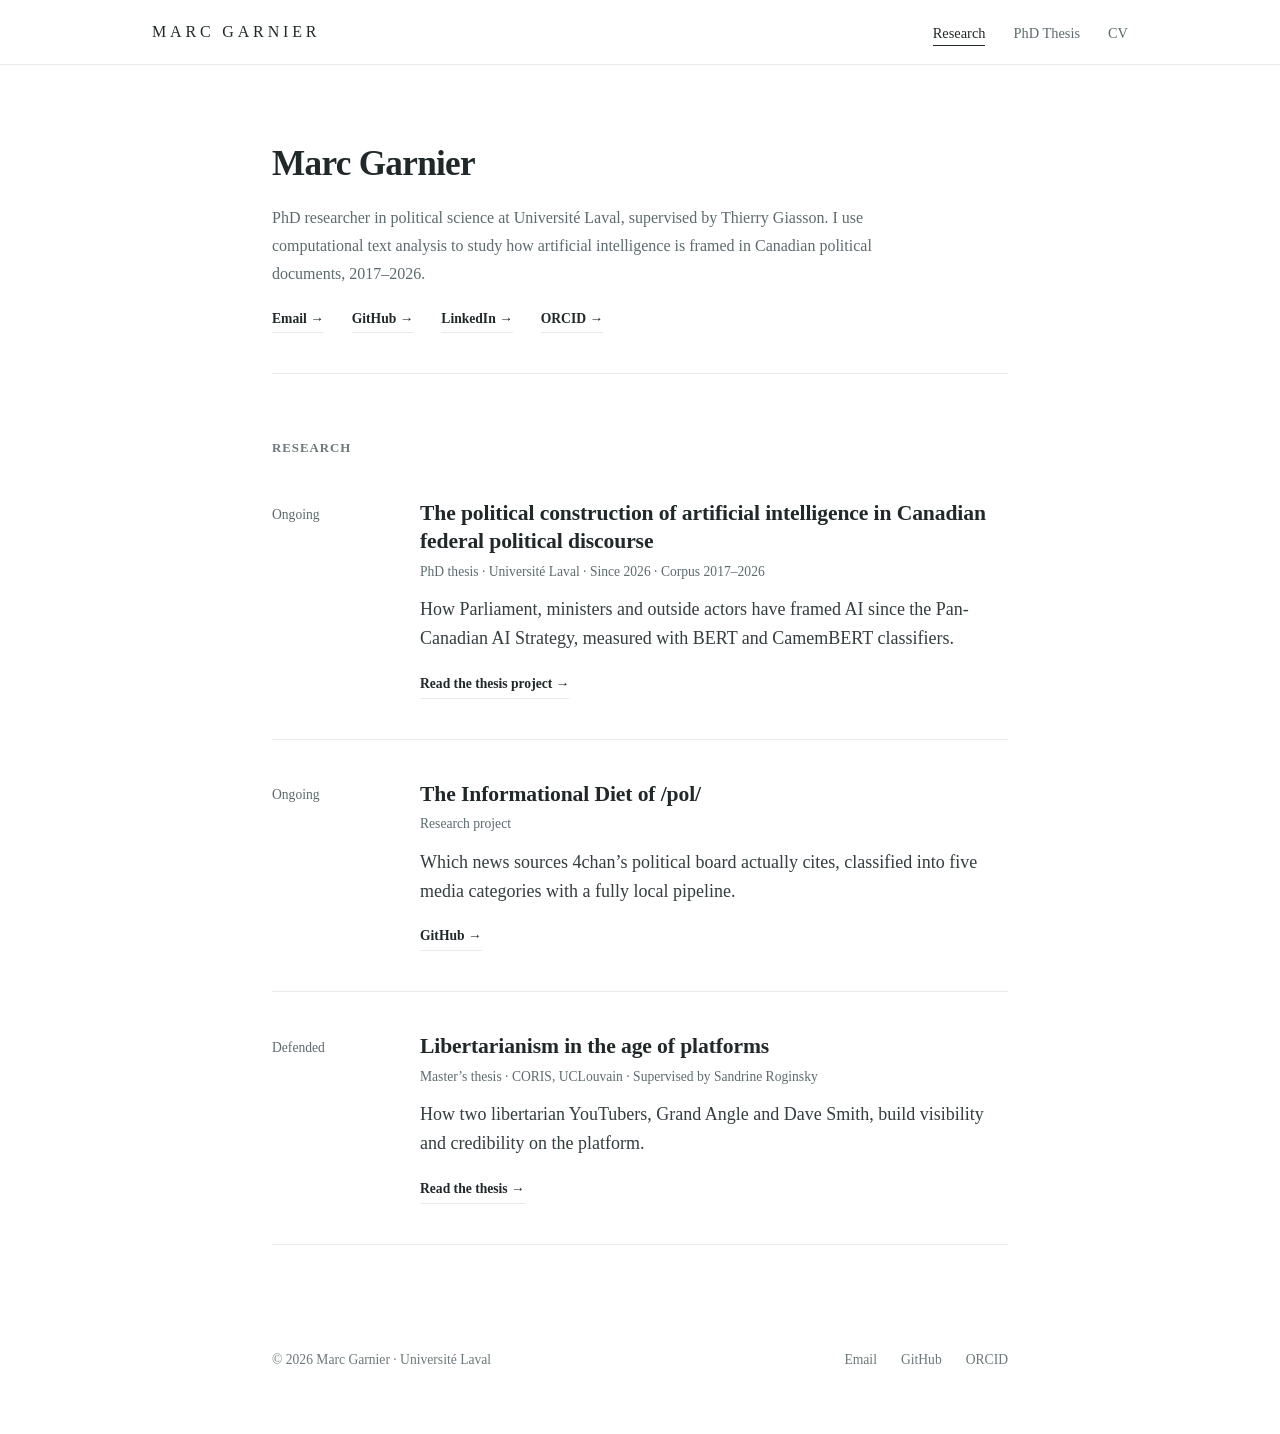
<file: index.html>
<!DOCTYPE html>
<html lang="en">
<head>
  <meta charset="UTF-8">
  <meta name="viewport" content="width=device-width, initial-scale=1.0">
  <title>Marc Garnier — PhD Researcher in Political Science</title>
  <meta name="description" content="Marc Garnier is a PhD researcher in political science at Université Laval, studying how artificial intelligence is framed in Canadian political documents (2017–2026).">
  <link rel="canonical" href="https://marcgarnier.github.io/">
  <meta name="author" content="Marc Garnier">

  <!-- Link previews (Open Graph / Twitter) -->
  <meta property="og:type" content="website">
  <meta property="og:site_name" content="Marc Garnier">
  <meta property="og:title" content="Marc Garnier — PhD Researcher in Political Science">
  <meta property="og:description" content="Marc Garnier is a PhD researcher in political science at Université Laval, studying how artificial intelligence is framed in Canadian political documents (2017–2026).">
  <meta property="og:url" content="https://marcgarnier.github.io/">
  <meta property="og:locale" content="en_CA">
  <meta name="twitter:card" content="summary">
  <link rel="icon" type="image/svg+xml" href="assets/favicon.svg">
  <link rel="stylesheet" href="css/style.css?v=4">

  <!-- Structured data for search engines -->
  <script type="application/ld+json">
  {
    "@context": "https://schema.org",
    "@type": "Person",
    "name": "Marc Garnier",
    "url": "https://marcgarnier.github.io/",
    "jobTitle": "PhD Researcher in Political Science",
    "affiliation": {
      "@type": "CollegeOrUniversity",
      "name": "Université Laval",
      "url": "https://www.ulaval.ca/"
    },
    "alumniOf": [
      { "@type": "CollegeOrUniversity", "name": "Sciences Po Aix" },
      { "@type": "CollegeOrUniversity", "name": "UCLouvain" },
      { "@type": "CollegeOrUniversity", "name": "Université de Sherbrooke" },
      { "@type": "CollegeOrUniversity", "name": "Aix-Marseille Université" }
    ],
    "knowsAbout": [
      "Political science",
      "Political communication",
      "Framing analysis",
      "Computational text analysis",
      "Artificial intelligence governance"
    ],
    "sameAs": [
      "https://github.com/marcgarnier",
      "https://www.linkedin.com/in/marc-garnier-917a4429a/",
      "https://orcid.org/0009-0008-8452-5563"
    ]
  }
  </script>
</head>
<body>

  <header class="site-header">
    <nav class="nav" aria-label="Main navigation">
      <a class="brand" href="index.html">Marc Garnier</a>
      <ul class="nav-links">
        <li><a href="index.html" class="active" aria-current="page">Research</a></li>
        <li><a href="thesis.html">PhD Thesis</a></li>
        <li><a href="cv.html">CV</a></li>
      </ul>
    </nav>
  </header>

  <main>

    <div class="page-head">
      <h1>Marc Garnier</h1>
      <p class="intro">
        PhD researcher in political science at Université Laval, supervised by Thierry Giasson.
        I use computational text analysis to study how artificial intelligence is framed in
        Canadian political documents, 2017–2026.
      </p>
      <div class="links">
        <a href="mailto:garniermarc.pro@gmail.com">Email <span aria-hidden="true">→</span></a>
        <a href="https://github.com/marcgarnier" target="_blank" rel="noopener">GitHub <span aria-hidden="true">→</span></a>
        <a href="https://www.linkedin.com/in/marc-garnier-917a4429a/" target="_blank" rel="noopener">LinkedIn <span aria-hidden="true">→</span></a>
        <a href="https://orcid.org/0009-0008-8452-5563" target="_blank" rel="noopener">ORCID <span aria-hidden="true">→</span></a>
      </div>
    </div>

    <h2 class="section-label" id="research">Research</h2>
    <ul class="entries">

      <li class="entry">
        <span class="when">Ongoing</span>
        <div>
          <h3>The political construction of artificial intelligence in Canadian federal political discourse</h3>
          <p class="meta">PhD thesis · Université Laval · Since 2026 · Corpus 2017–2026</p>
          <p class="desc">
            How Parliament, ministers and outside actors have framed AI since the Pan-Canadian
            AI Strategy, measured with BERT and CamemBERT classifiers.
          </p>
          <div class="links">
            <a href="thesis.html">Read the thesis project <span aria-hidden="true">→</span></a>
          </div>
        </div>
      </li>

      <li class="entry">
        <span class="when">Ongoing</span>
        <div>
          <h3>The Informational Diet of /pol/</h3>
          <p class="meta">Research project</p>
          <p class="desc">
            Which news sources 4chan’s political board actually cites, classified into five
            media categories with a fully local pipeline.
          </p>
          <div class="links">
            <a href="https://github.com/marcgarnier/4chan-pol-source-audit" target="_blank" rel="noopener">GitHub <span aria-hidden="true">→</span></a>
          </div>
        </div>
      </li>

      <li class="entry">
        <span class="when">Defended</span>
        <div>
          <h3>Libertarianism in the age of platforms</h3>
          <p class="meta">Master’s thesis · CORIS, UCLouvain · Supervised by Sandrine Roginsky</p>
          <p class="desc">
            How two libertarian YouTubers, Grand Angle and Dave Smith, build visibility and
            credibility on the platform.
          </p>
          <div class="links">
            <a href="https://hdl.handle.net/2078.2/48121" target="_blank" rel="noopener">Read the thesis <span aria-hidden="true">→</span></a>
          </div>
        </div>
      </li>

    </ul>

  </main>

  <footer class="site-footer">
    <p>© <span data-year>2026</span> Marc Garnier · Université Laval</p>
    <ul>
      <li><a href="mailto:garniermarc.pro@gmail.com">Email</a></li>
      <li><a href="https://github.com/marcgarnier" target="_blank" rel="noopener">GitHub</a></li>
      <li><a href="https://orcid.org/0009-0008-8452-5563" target="_blank" rel="noopener">ORCID</a></li>
    </ul>
  </footer>

  <script src="js/main.js"></script>
</body>
</html>
</file>
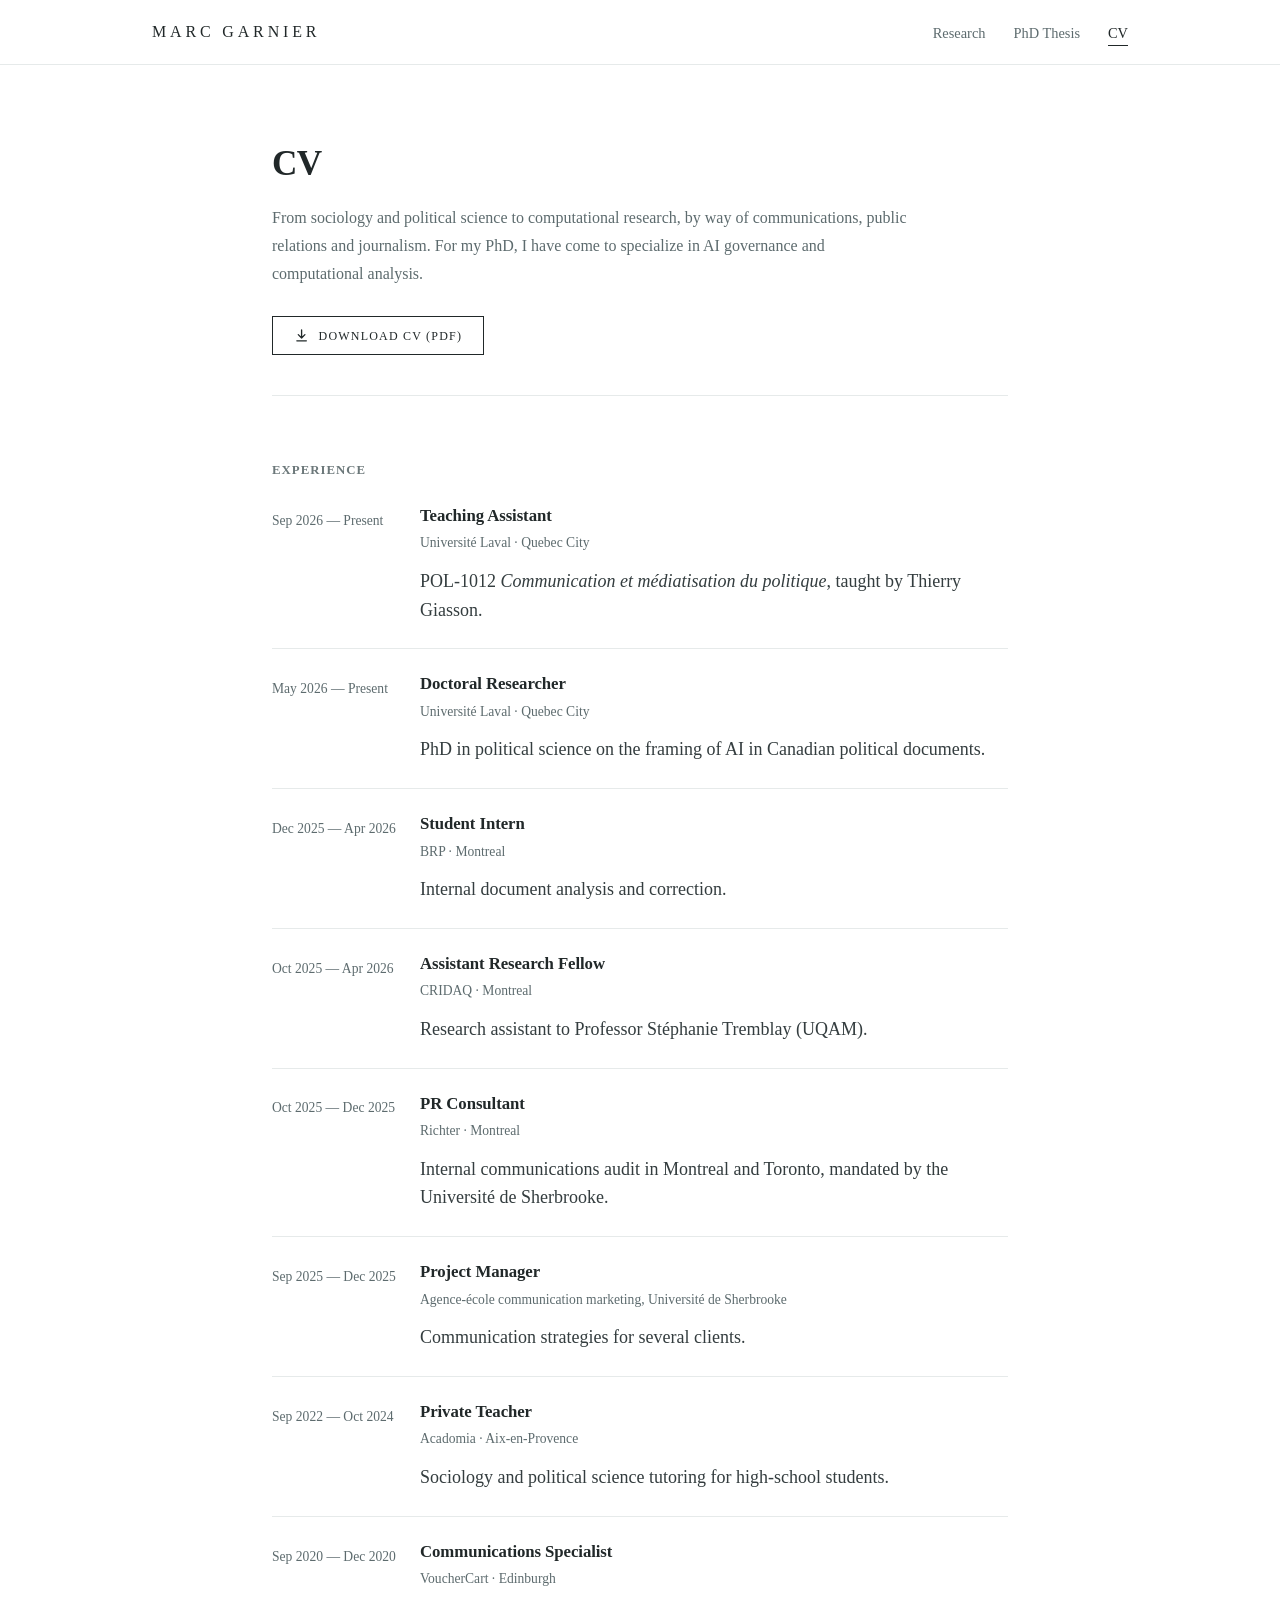
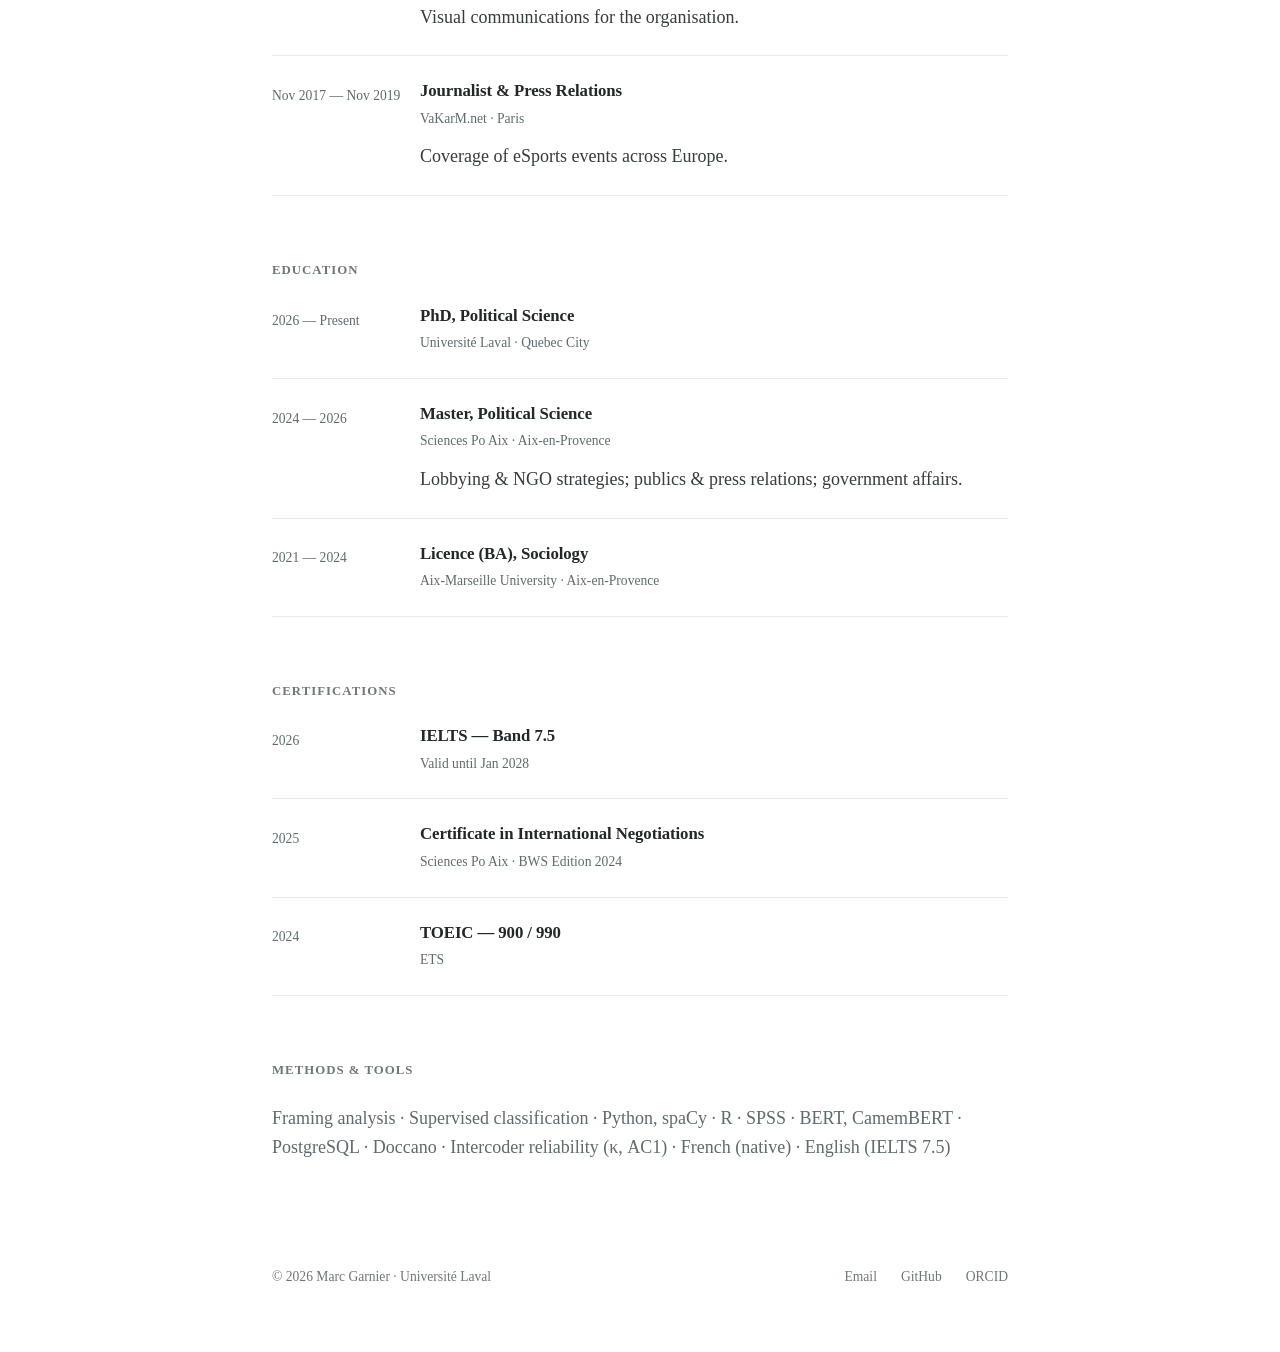
<file: cv.html>
<!DOCTYPE html>
<html lang="en">
<head>
  <meta charset="UTF-8">
  <meta name="viewport" content="width=device-width, initial-scale=1.0">
  <title>CV | Marc Garnier</title>
  <meta name="description" content="Curriculum vitae of Marc Garnier, PhD researcher in political science at Université Laval.">
  <link rel="canonical" href="https://marcgarnier.github.io/cv.html">
  <meta name="author" content="Marc Garnier">

  <!-- Link previews (Open Graph / Twitter) -->
  <meta property="og:type" content="profile">
  <meta property="og:site_name" content="Marc Garnier">
  <meta property="og:title" content="CV — Marc Garnier">
  <meta property="og:description" content="Curriculum vitae of Marc Garnier, PhD researcher in political science at Université Laval.">
  <meta property="og:url" content="https://marcgarnier.github.io/cv.html">
  <meta property="og:locale" content="en_CA">
  <meta property="profile:first_name" content="Marc">
  <meta property="profile:last_name" content="Garnier">
  <meta name="twitter:card" content="summary">
  <link rel="icon" type="image/svg+xml" href="assets/favicon.svg">
  <link rel="stylesheet" href="css/style.css?v=4">
</head>
<body>

  <header class="site-header">
    <nav class="nav" aria-label="Main navigation">
      <a class="brand" href="index.html">Marc Garnier</a>
      <ul class="nav-links">
        <li><a href="index.html">Research</a></li>
        <li><a href="thesis.html">PhD Thesis</a></li>
        <li><a href="cv.html" class="active" aria-current="page">CV</a></li>
      </ul>
    </nav>
  </header>

  <main>

    <div class="page-head">
      <h1>CV</h1>
      <p class="intro">
        From sociology and political science to computational research, by way of
        communications, public relations and journalism. For my PhD, I have come to specialize
        in AI governance and computational analysis.
      </p>
      <a class="button" href="assets/marc-garnier-cv.pdf" target="_blank" rel="noopener" aria-label="Download CV (PDF, opens in a new tab)">
        <svg viewBox="0 0 16 16" aria-hidden="true"><path d="M8 2v8.5M4.5 7 8 10.5 11.5 7M3 13.5h10"/></svg>
        Download CV (PDF)
      </a>
    </div>

    <!-- ================= Experience ================= -->
    <h2 class="section-label">Experience</h2>
    <ul class="entries compact">

      <li class="entry">
        <span class="when">Sep 2026 — Present</span>
        <div>
          <h3>Teaching Assistant</h3>
          <p class="meta">Université Laval · Quebec City</p>
          <p class="desc">POL-1012 <em>Communication et médiatisation du politique</em>, taught by Thierry Giasson.</p>
        </div>
      </li>

      <li class="entry">
        <span class="when">May 2026 — Present</span>
        <div>
          <h3>Doctoral Researcher</h3>
          <p class="meta">Université Laval · Quebec City</p>
          <p class="desc">PhD in political science on the framing of AI in Canadian political documents.</p>
        </div>
      </li>

      <li class="entry">
        <span class="when">Dec 2025 — Apr 2026</span>
        <div>
          <h3>Student Intern</h3>
          <p class="meta">BRP · Montreal</p>
          <p class="desc">Internal document analysis and correction.</p>
        </div>
      </li>

      <li class="entry">
        <span class="when">Oct 2025 — Apr 2026</span>
        <div>
          <h3>Assistant Research Fellow</h3>
          <p class="meta">CRIDAQ · Montreal</p>
          <p class="desc">Research assistant to Professor Stéphanie Tremblay (UQAM).</p>
        </div>
      </li>

      <li class="entry">
        <span class="when">Oct 2025 — Dec 2025</span>
        <div>
          <h3>PR Consultant</h3>
          <p class="meta">Richter · Montreal</p>
          <p class="desc">Internal communications audit in Montreal and Toronto, mandated by the Université de Sherbrooke.</p>
        </div>
      </li>

      <li class="entry">
        <span class="when">Sep 2025 — Dec 2025</span>
        <div>
          <h3>Project Manager</h3>
          <p class="meta">Agence-école communication marketing, Université de Sherbrooke</p>
          <p class="desc">Communication strategies for several clients.</p>
        </div>
      </li>

      <li class="entry">
        <span class="when">Sep 2022 — Oct 2024</span>
        <div>
          <h3>Private Teacher</h3>
          <p class="meta">Acadomia · Aix-en-Provence</p>
          <p class="desc">Sociology and political science tutoring for high-school students.</p>
        </div>
      </li>

      <li class="entry">
        <span class="when">Sep 2020 — Dec 2020</span>
        <div>
          <h3>Communications Specialist</h3>
          <p class="meta">VoucherCart · Edinburgh</p>
          <p class="desc">Visual communications for the organisation.</p>
        </div>
      </li>

      <li class="entry">
        <span class="when">Nov 2017 — Nov 2019</span>
        <div>
          <h3>Journalist &amp; Press Relations</h3>
          <p class="meta">VaKarM.net · Paris</p>
          <p class="desc">Coverage of eSports events across Europe.</p>
        </div>
      </li>

    </ul>

    <!-- ================= Education ================= -->
    <h2 class="section-label">Education</h2>
    <ul class="entries compact">

      <li class="entry">
        <span class="when">2026 — Present</span>
        <div>
          <h3>PhD, Political Science</h3>
          <p class="meta">Université Laval · Quebec City</p>
        </div>
      </li>

      <li class="entry">
        <span class="when">2024 — 2026</span>
        <div>
          <h3>Master, Political Science</h3>
          <p class="meta">Sciences Po Aix · Aix-en-Provence</p>
          <p class="desc">Lobbying &amp; NGO strategies; publics &amp; press relations; government affairs.</p>
        </div>
      </li>

      <li class="entry">
        <span class="when">2021 — 2024</span>
        <div>
          <h3>Licence (BA), Sociology</h3>
          <p class="meta">Aix-Marseille University · Aix-en-Provence</p>
        </div>
      </li>

    </ul>

    <!-- ================= Certifications ================= -->
    <h2 class="section-label">Certifications</h2>
    <ul class="entries compact">

      <li class="entry">
        <span class="when">2026</span>
        <div>
          <h3>IELTS — Band 7.5</h3>
          <p class="meta">Valid until Jan 2028</p>
        </div>
      </li>

      <li class="entry">
        <span class="when">2025</span>
        <div>
          <h3>Certificate in International Negotiations</h3>
          <p class="meta">Sciences Po Aix · BWS Edition 2024</p>
        </div>
      </li>

      <li class="entry">
        <span class="when">2024</span>
        <div>
          <h3>TOEIC — 900 / 990</h3>
          <p class="meta">ETS</p>
        </div>
      </li>

    </ul>

    <!-- ================= Methods & tools ================= -->
    <h2 class="section-label">Methods &amp; tools</h2>
    <p class="plain">
      Framing analysis · Supervised classification · Python, spaCy · R · SPSS · BERT, CamemBERT ·
      PostgreSQL · Doccano · Intercoder reliability (κ, AC1) · French (native) · English (IELTS 7.5)
    </p>

  </main>

  <footer class="site-footer">
    <p>© <span data-year>2026</span> Marc Garnier · Université Laval</p>
    <ul>
      <li><a href="mailto:garniermarc.pro@gmail.com">Email</a></li>
      <li><a href="https://github.com/marcgarnier" target="_blank" rel="noopener">GitHub</a></li>
      <li><a href="https://orcid.org/0009-0008-8452-5563" target="_blank" rel="noopener">ORCID</a></li>
    </ul>
  </footer>

  <script src="js/main.js"></script>
</body>
</html>
</file>
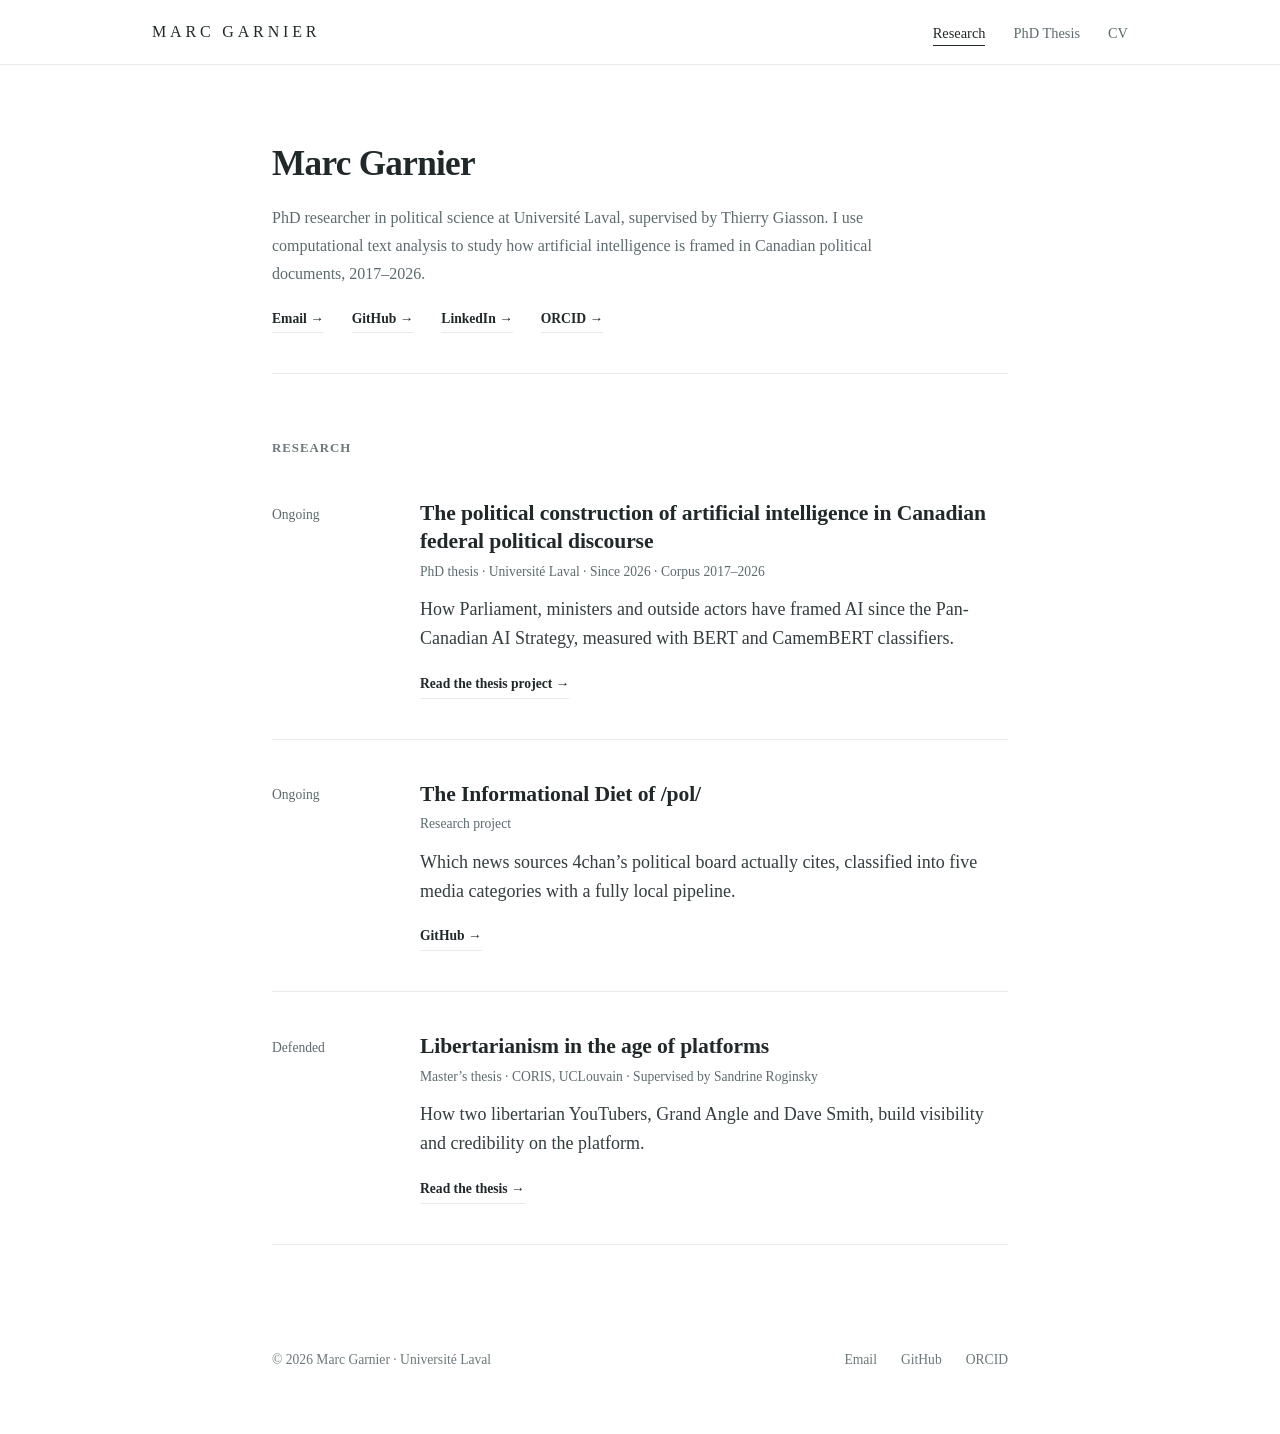
<file: projects.html>
<!DOCTYPE html>
<html lang="en">
<head>
  <meta charset="UTF-8">
  <meta name="viewport" content="width=device-width, initial-scale=1.0">
  <title>Research | Marc Garnier</title>
  <meta name="robots" content="noindex">
  <!-- Projects now live on the homepage; keep old links working. -->
  <meta http-equiv="refresh" content="0; url=index.html#research">
  <link rel="canonical" href="https://marcgarnier.github.io/">
</head>
<body>
  <p><a href="index.html#research">Research projects have moved to the homepage <span aria-hidden="true">→</span></a></p>
</body>
</html>
</file>
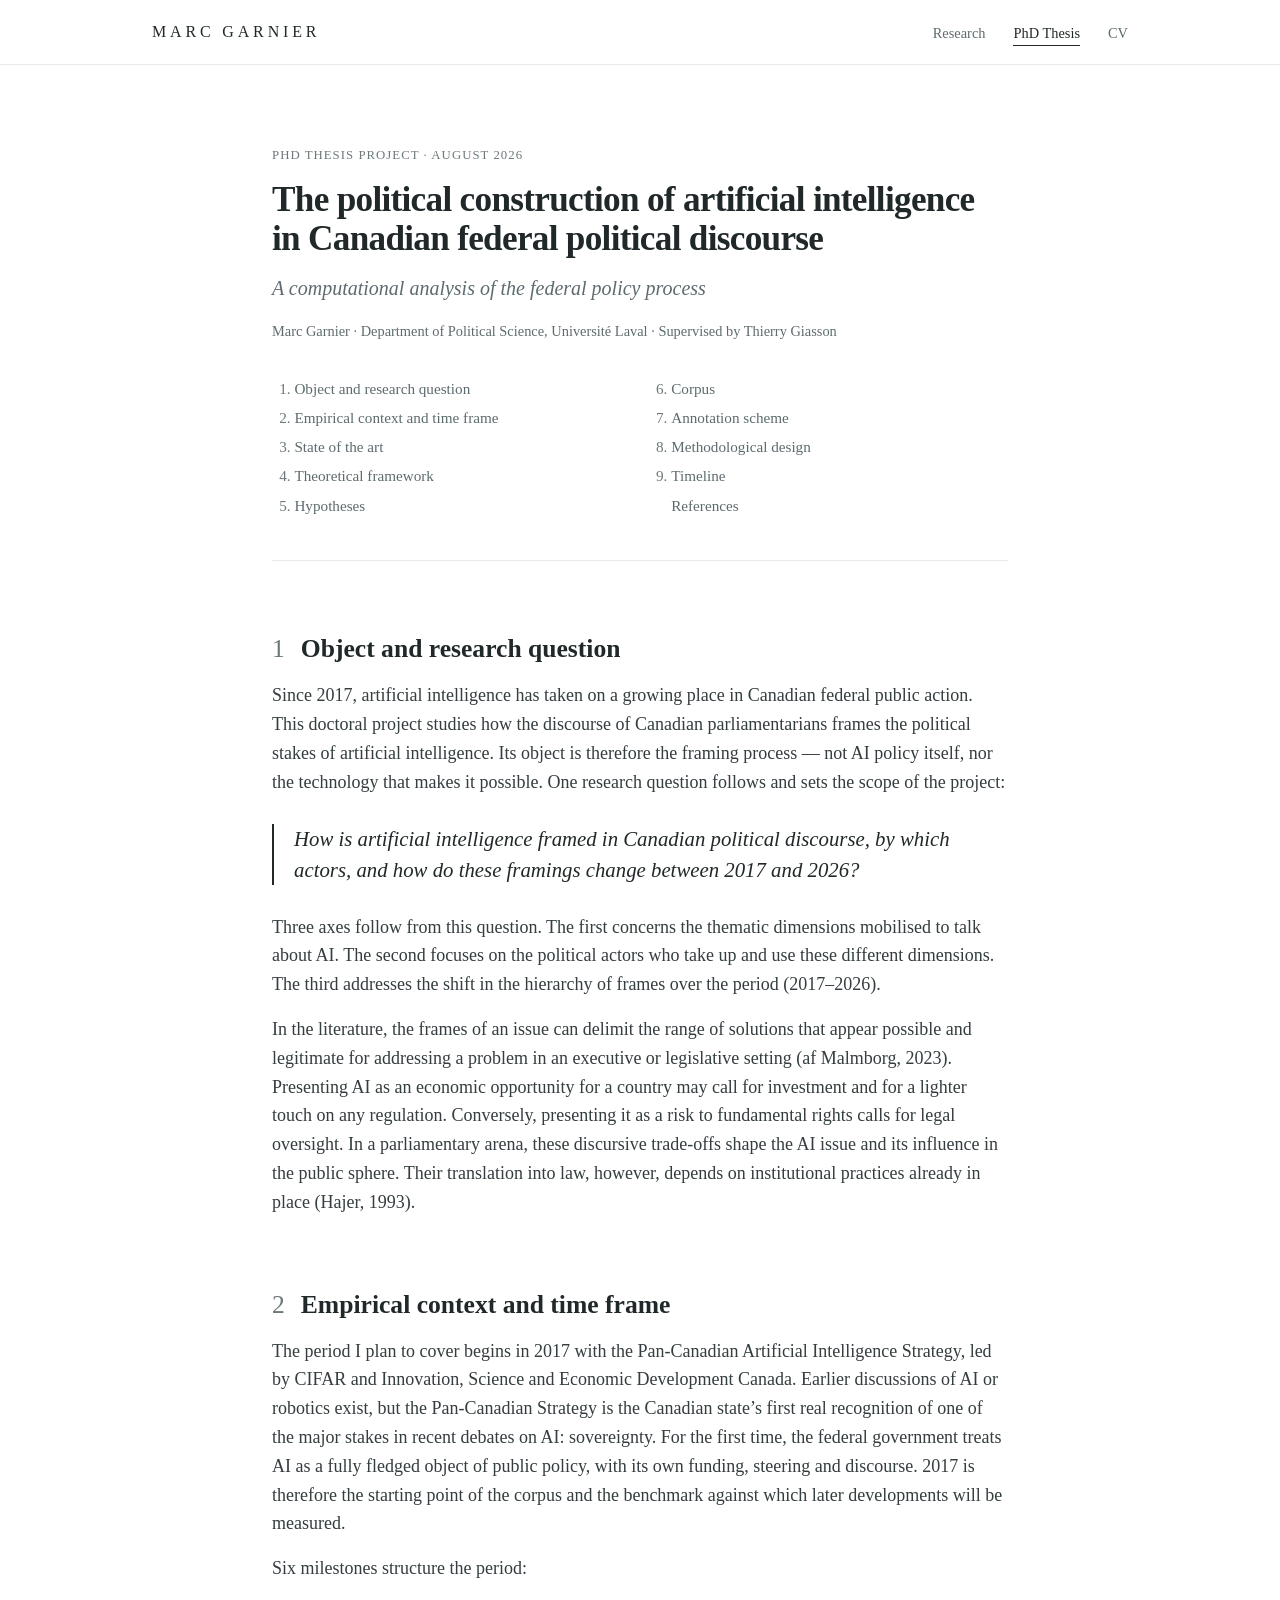
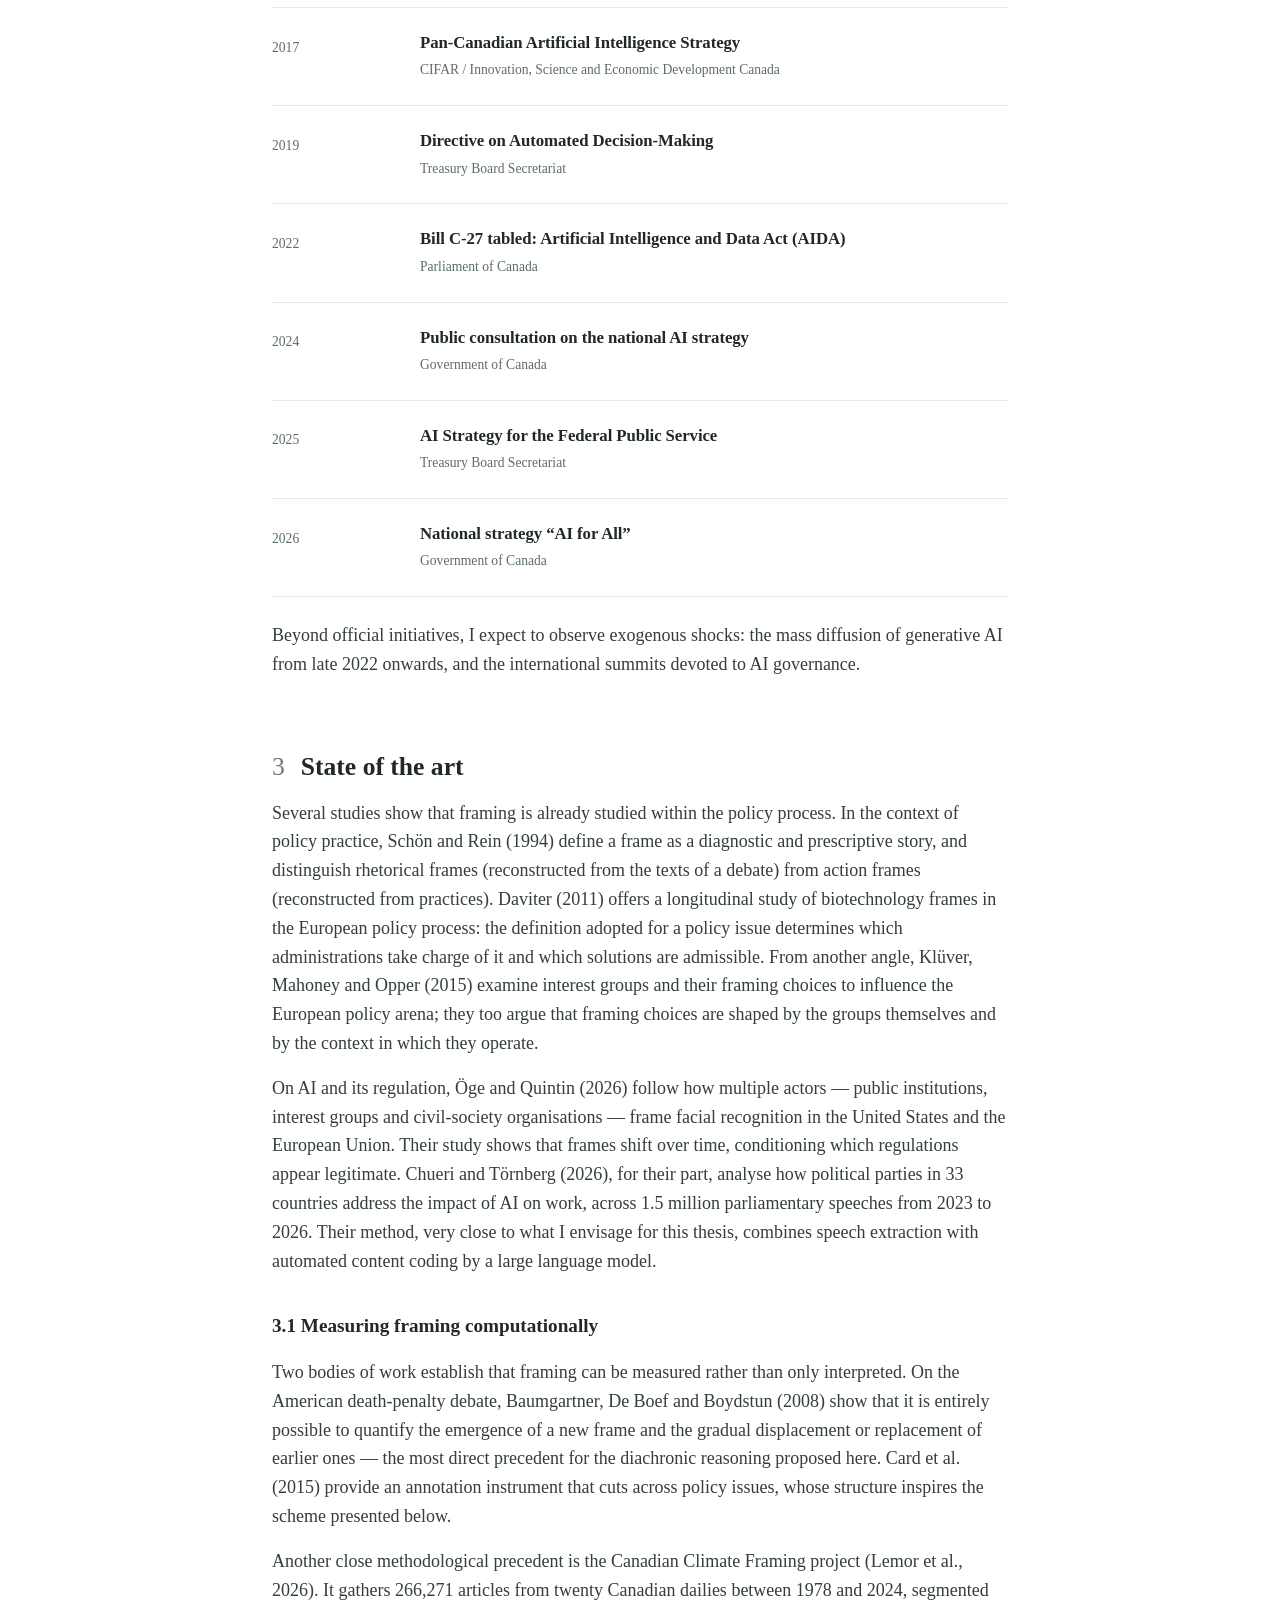
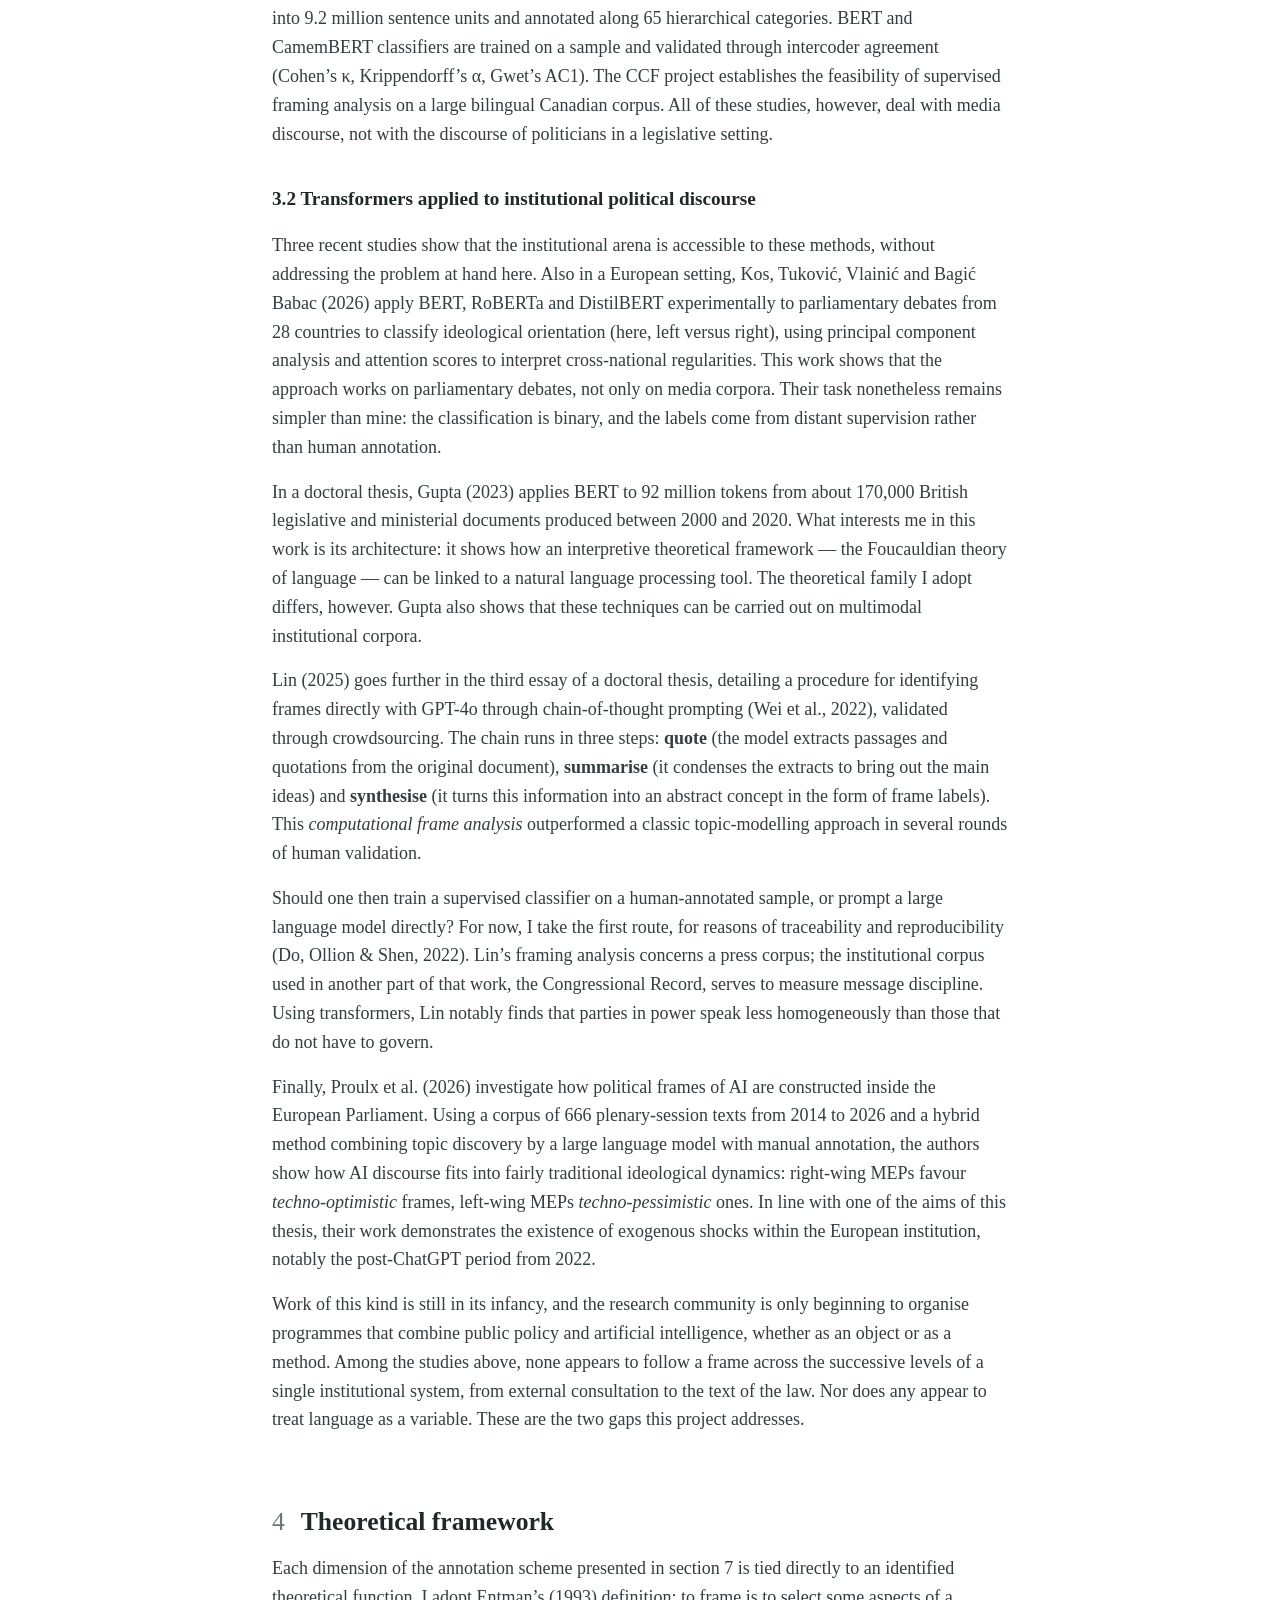
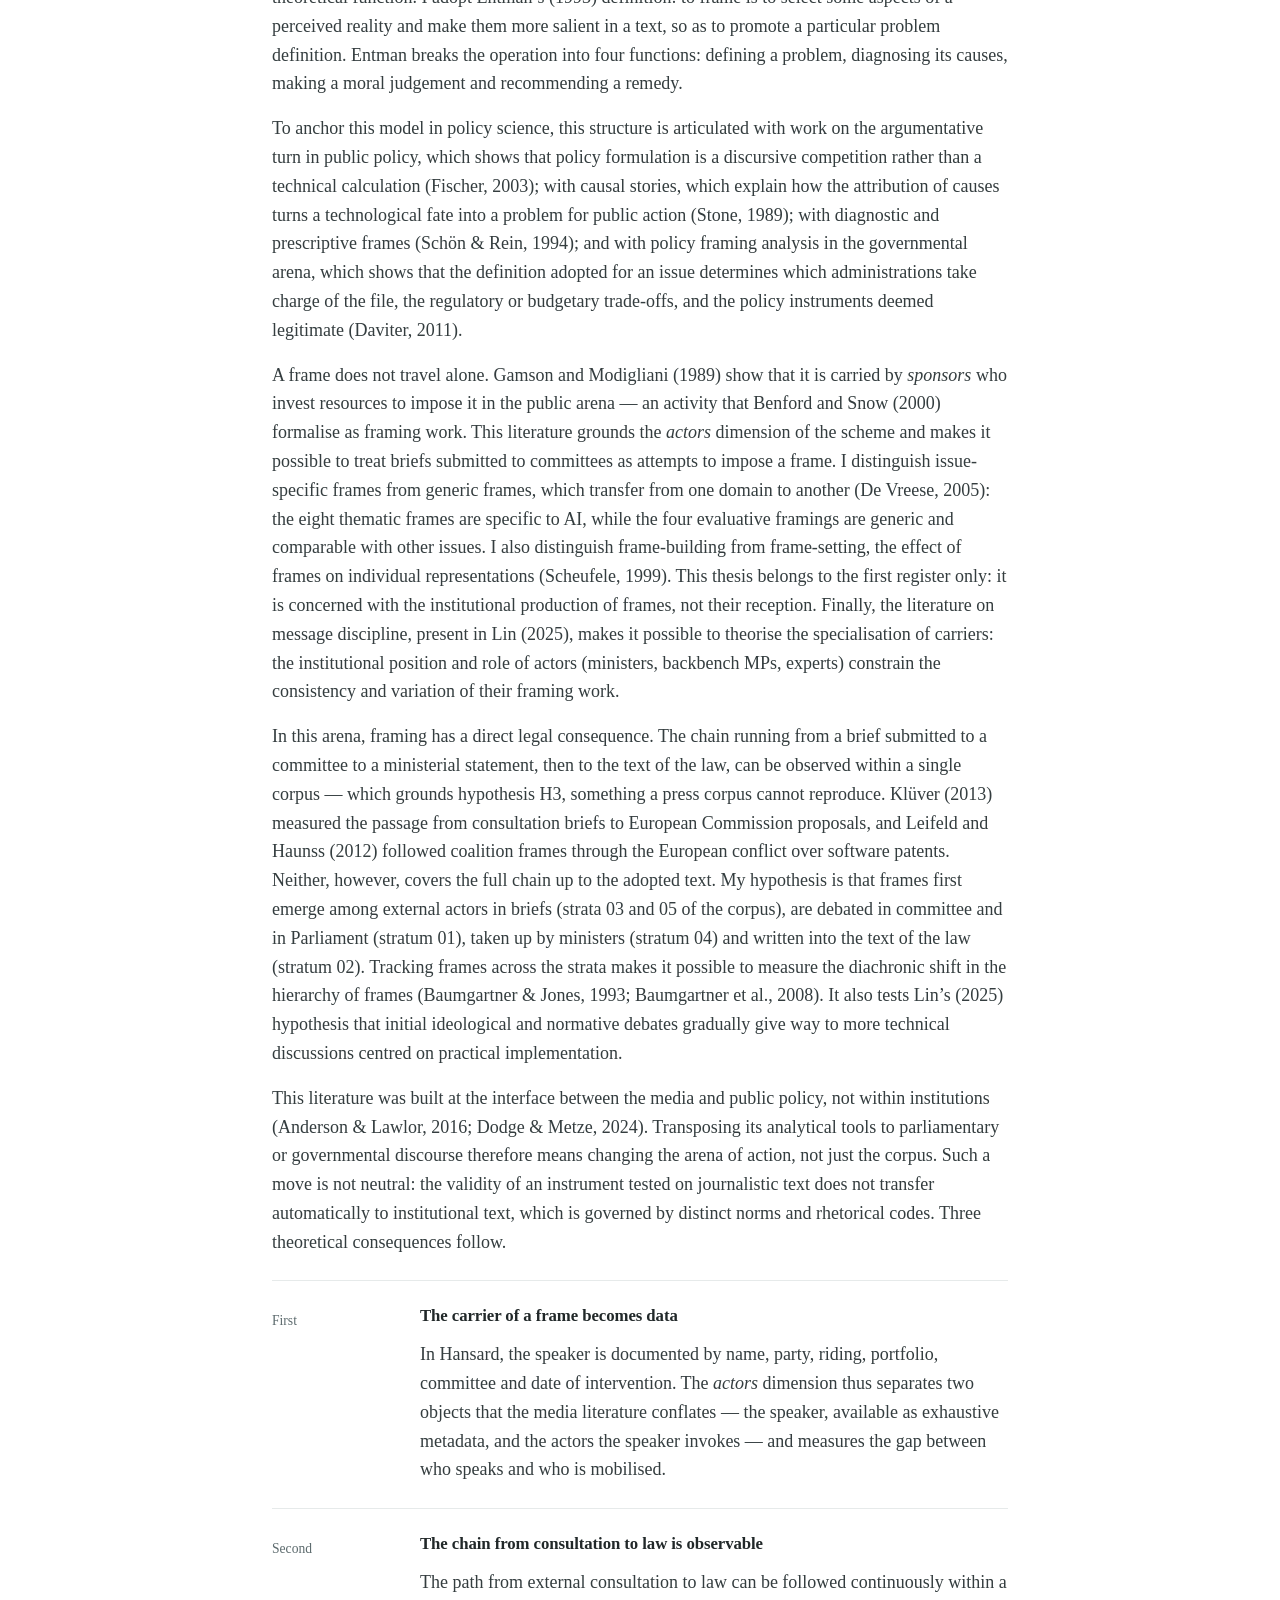
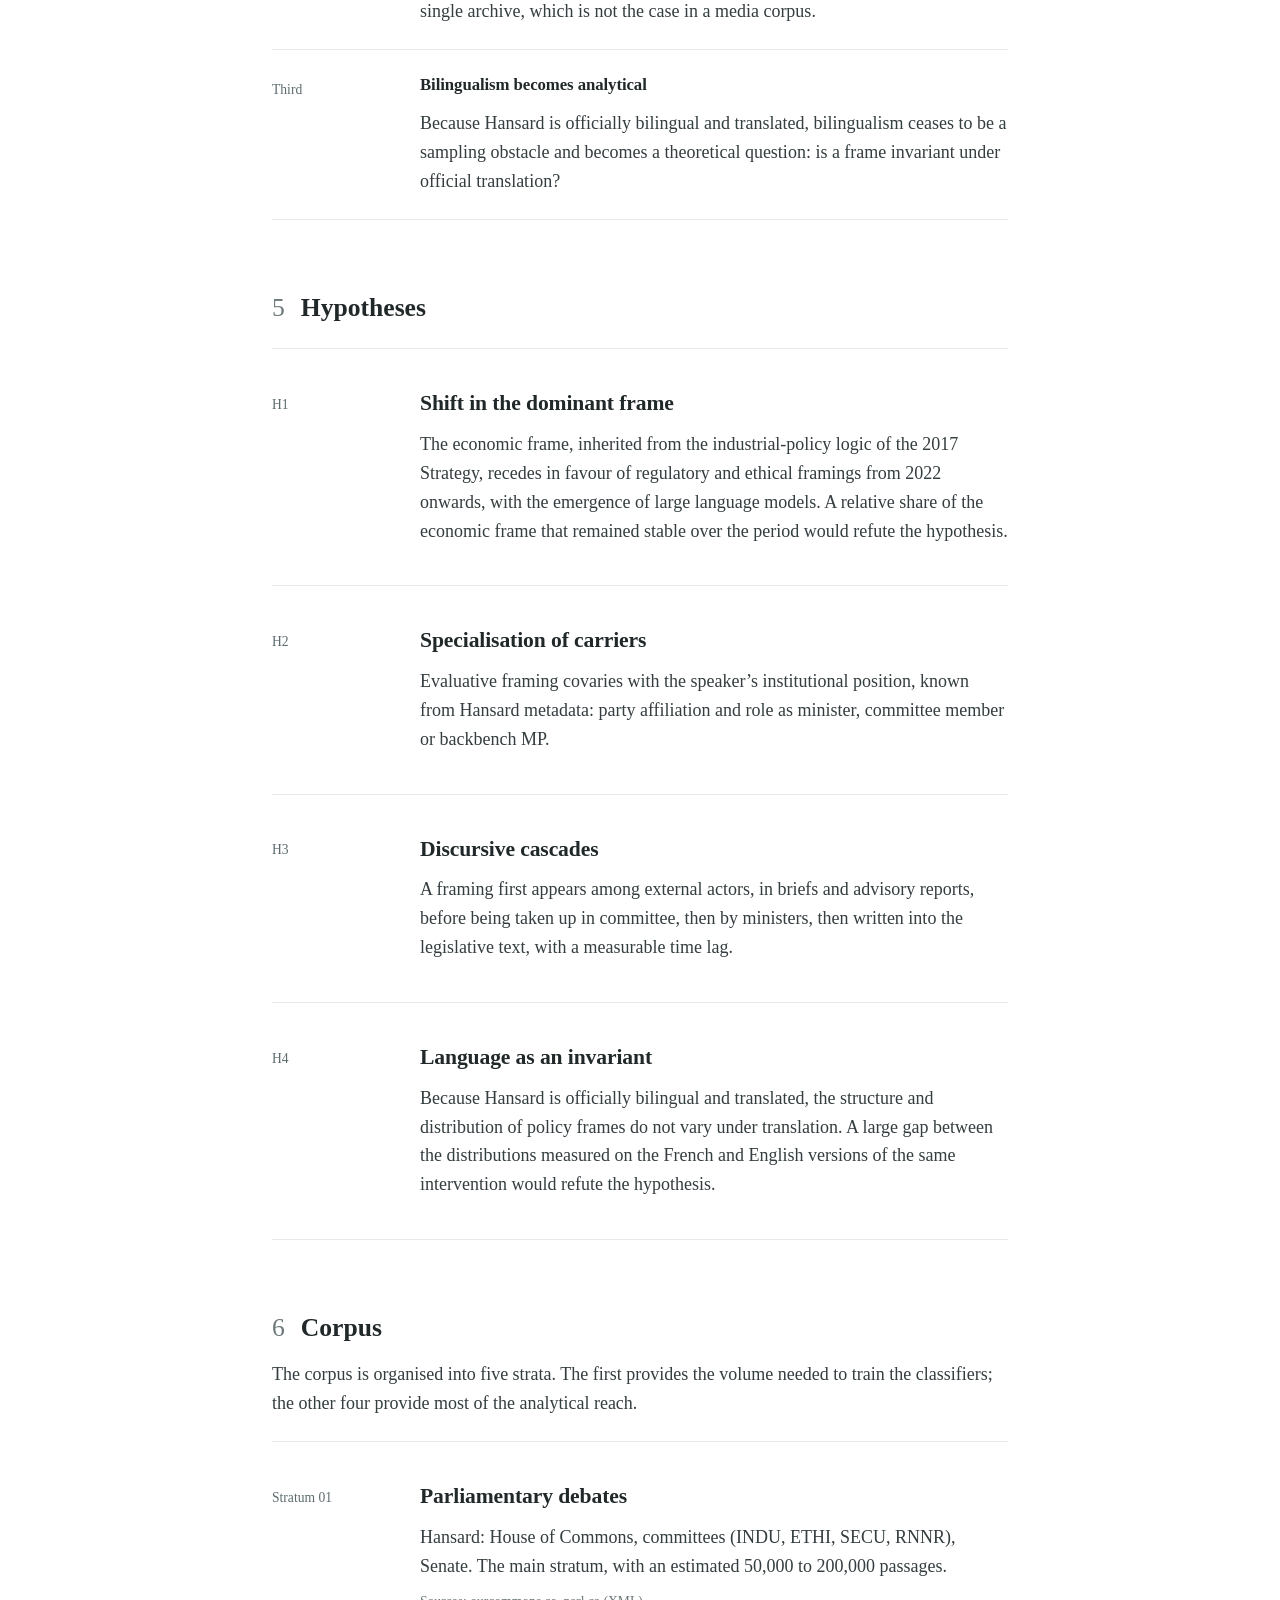
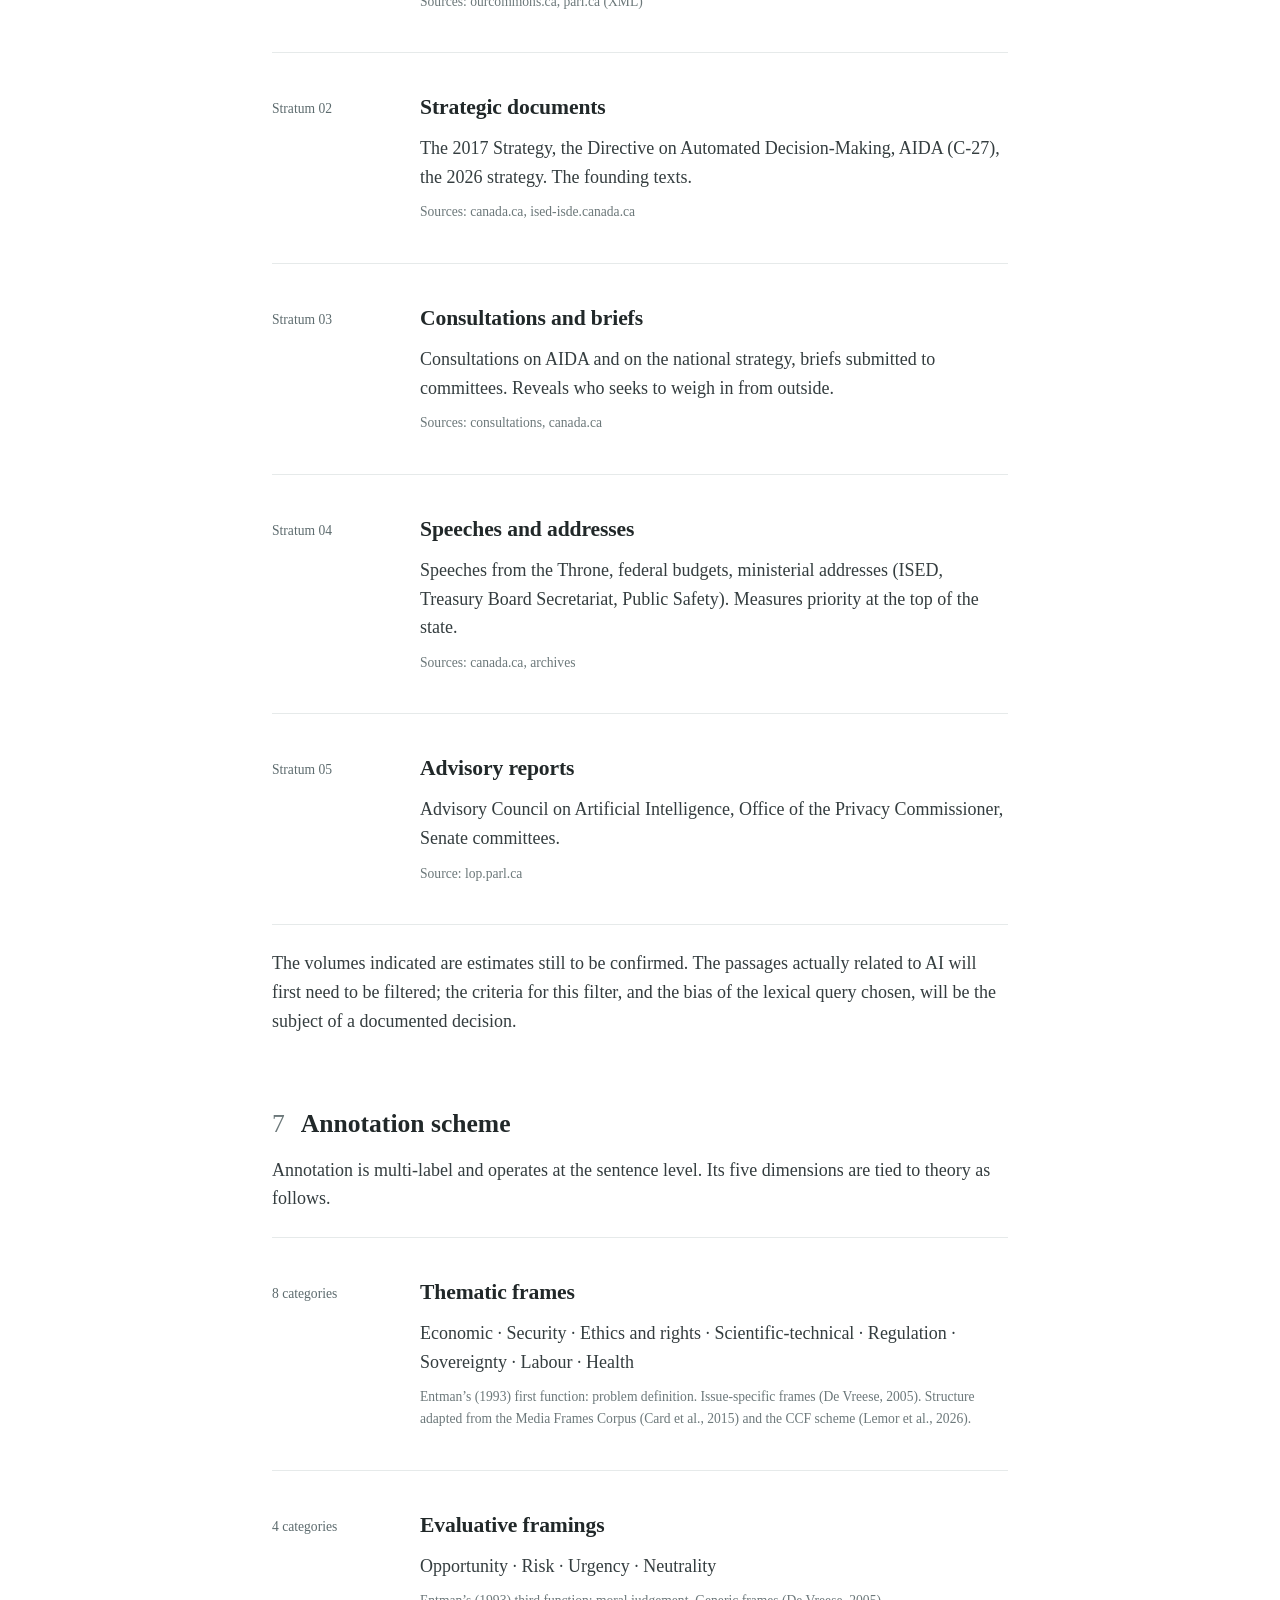
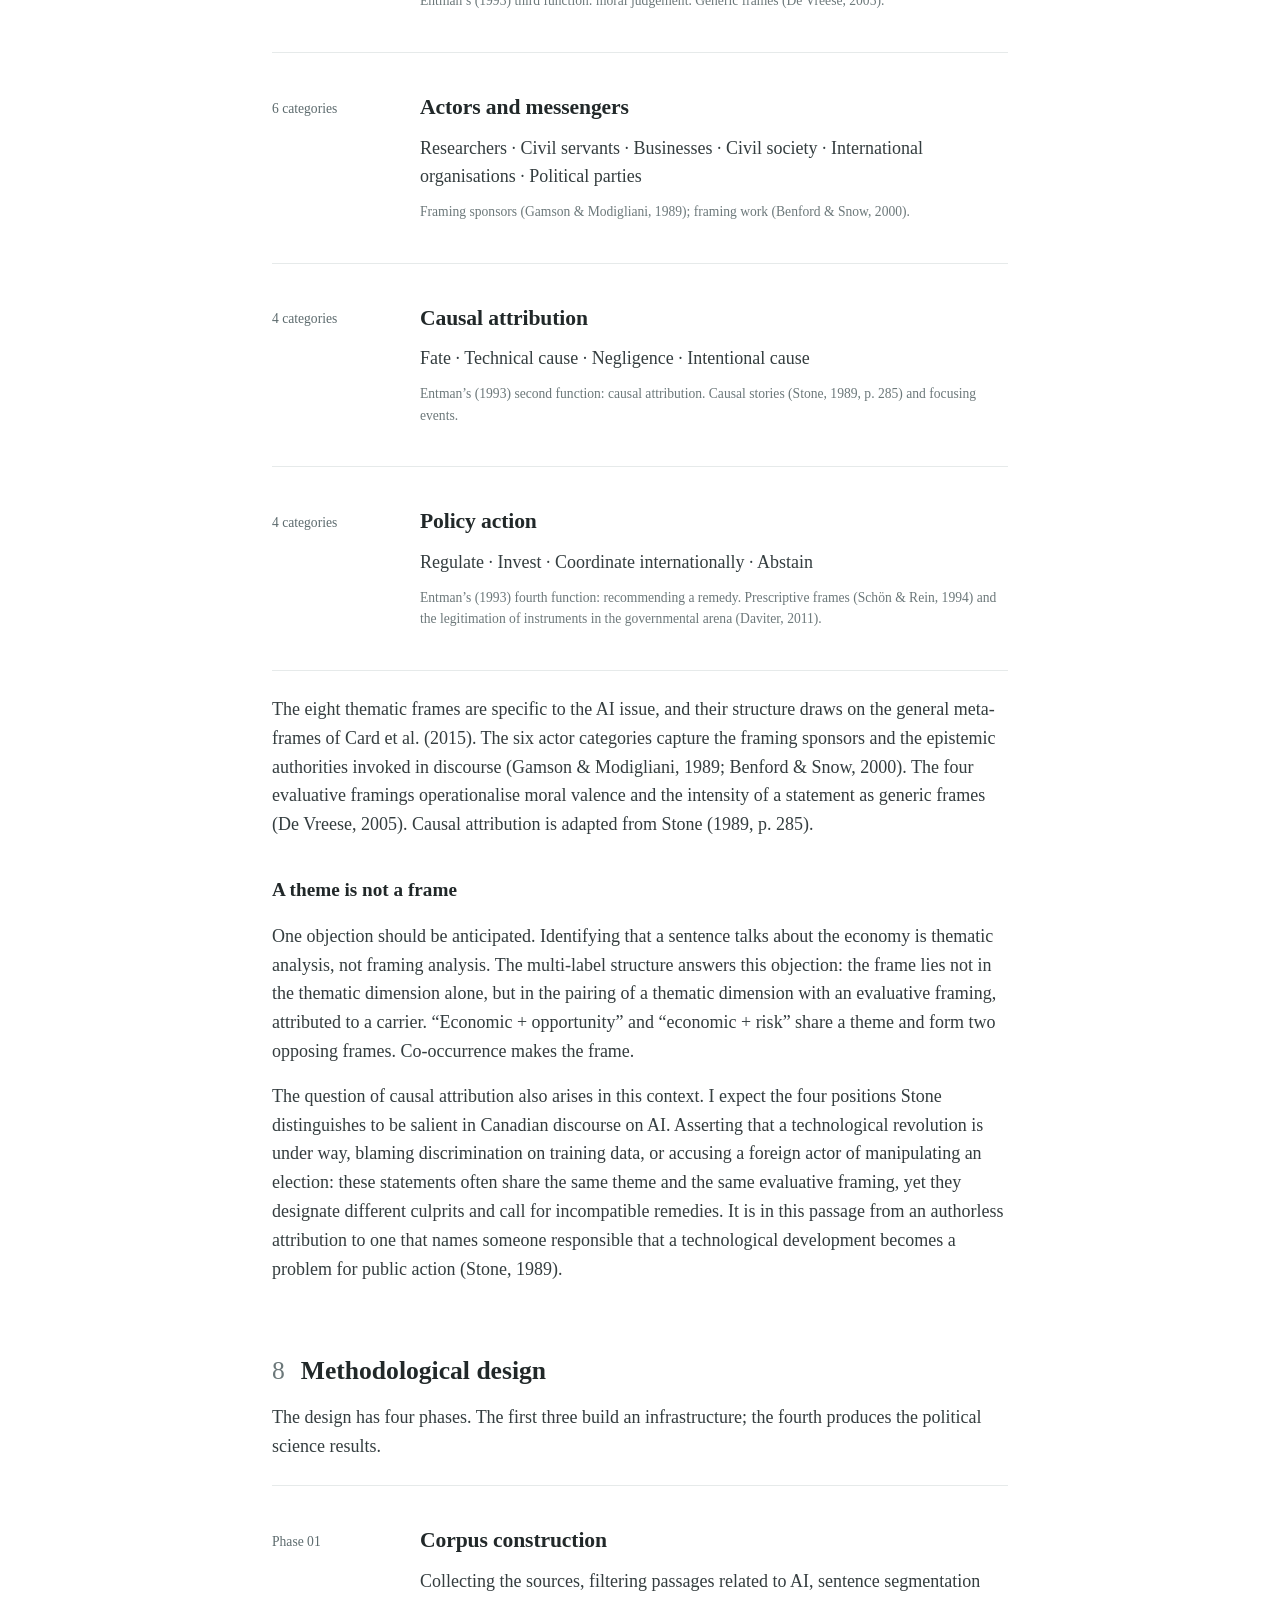
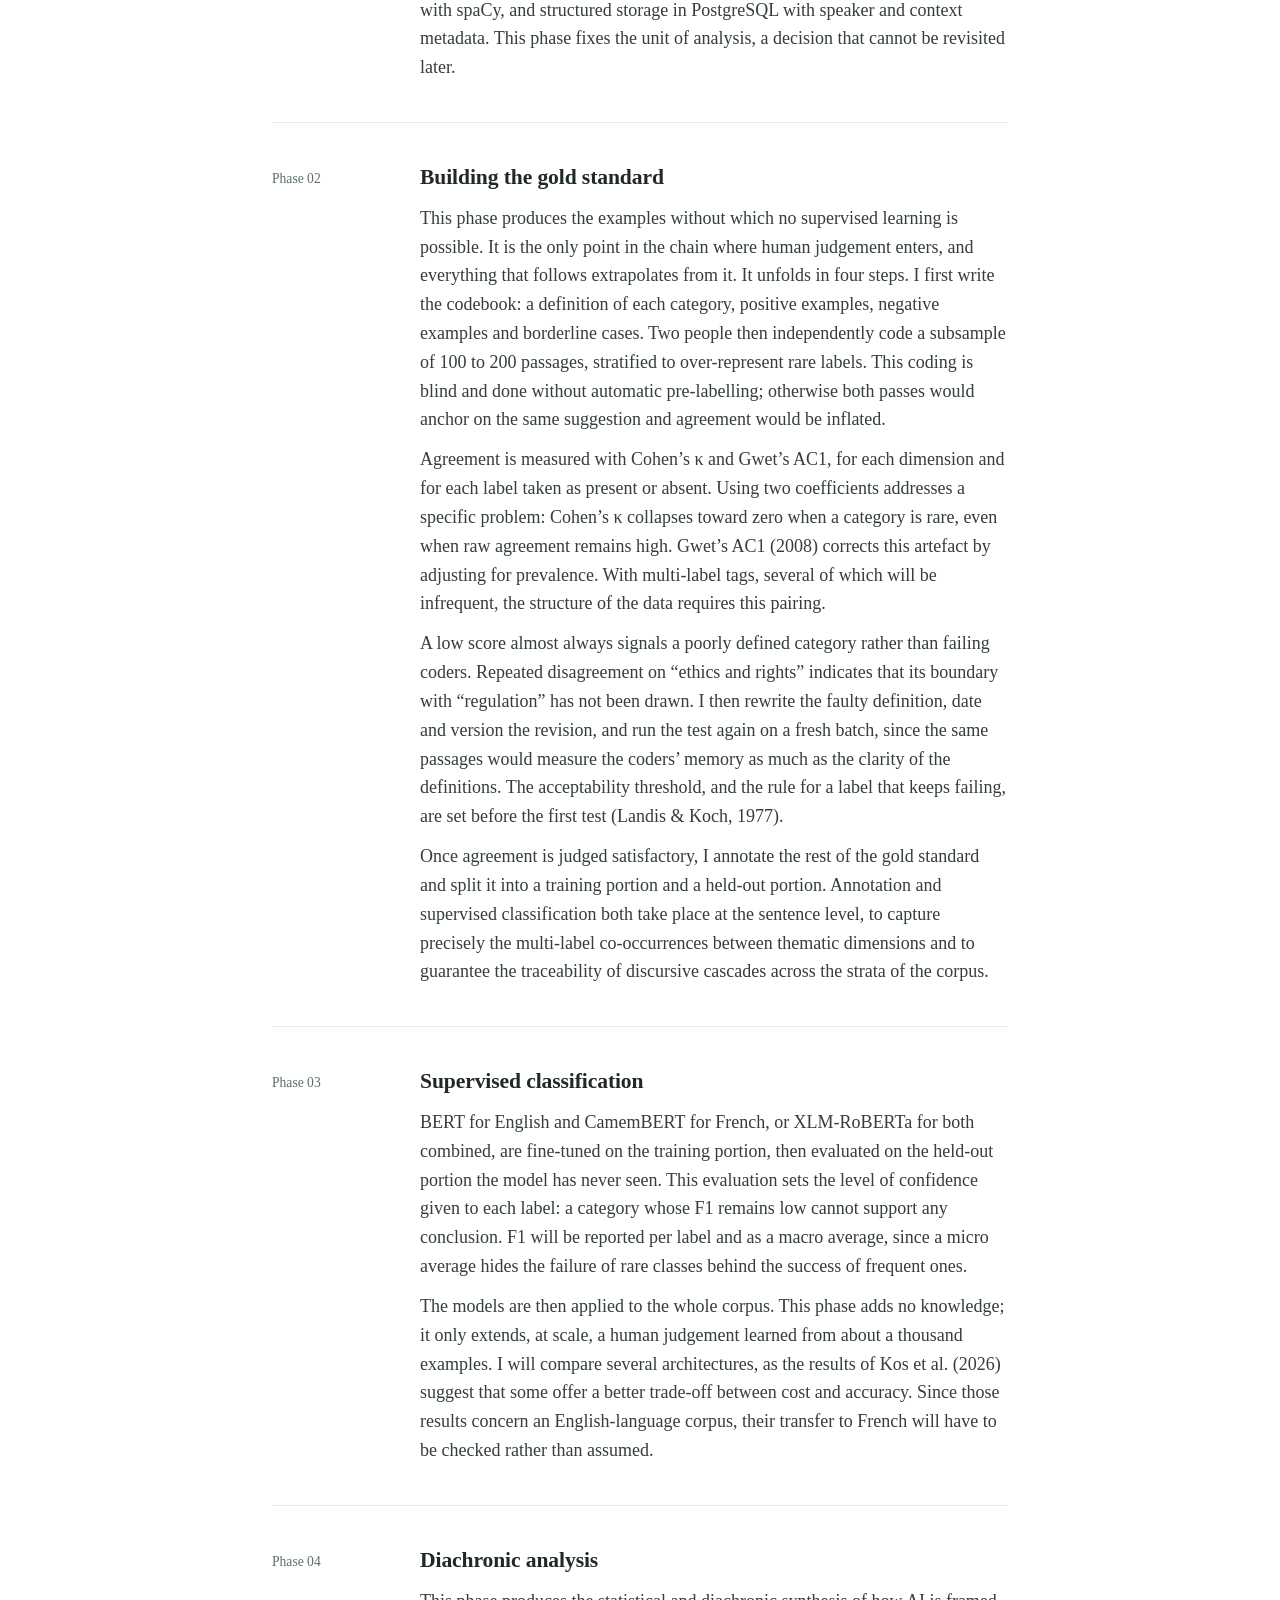
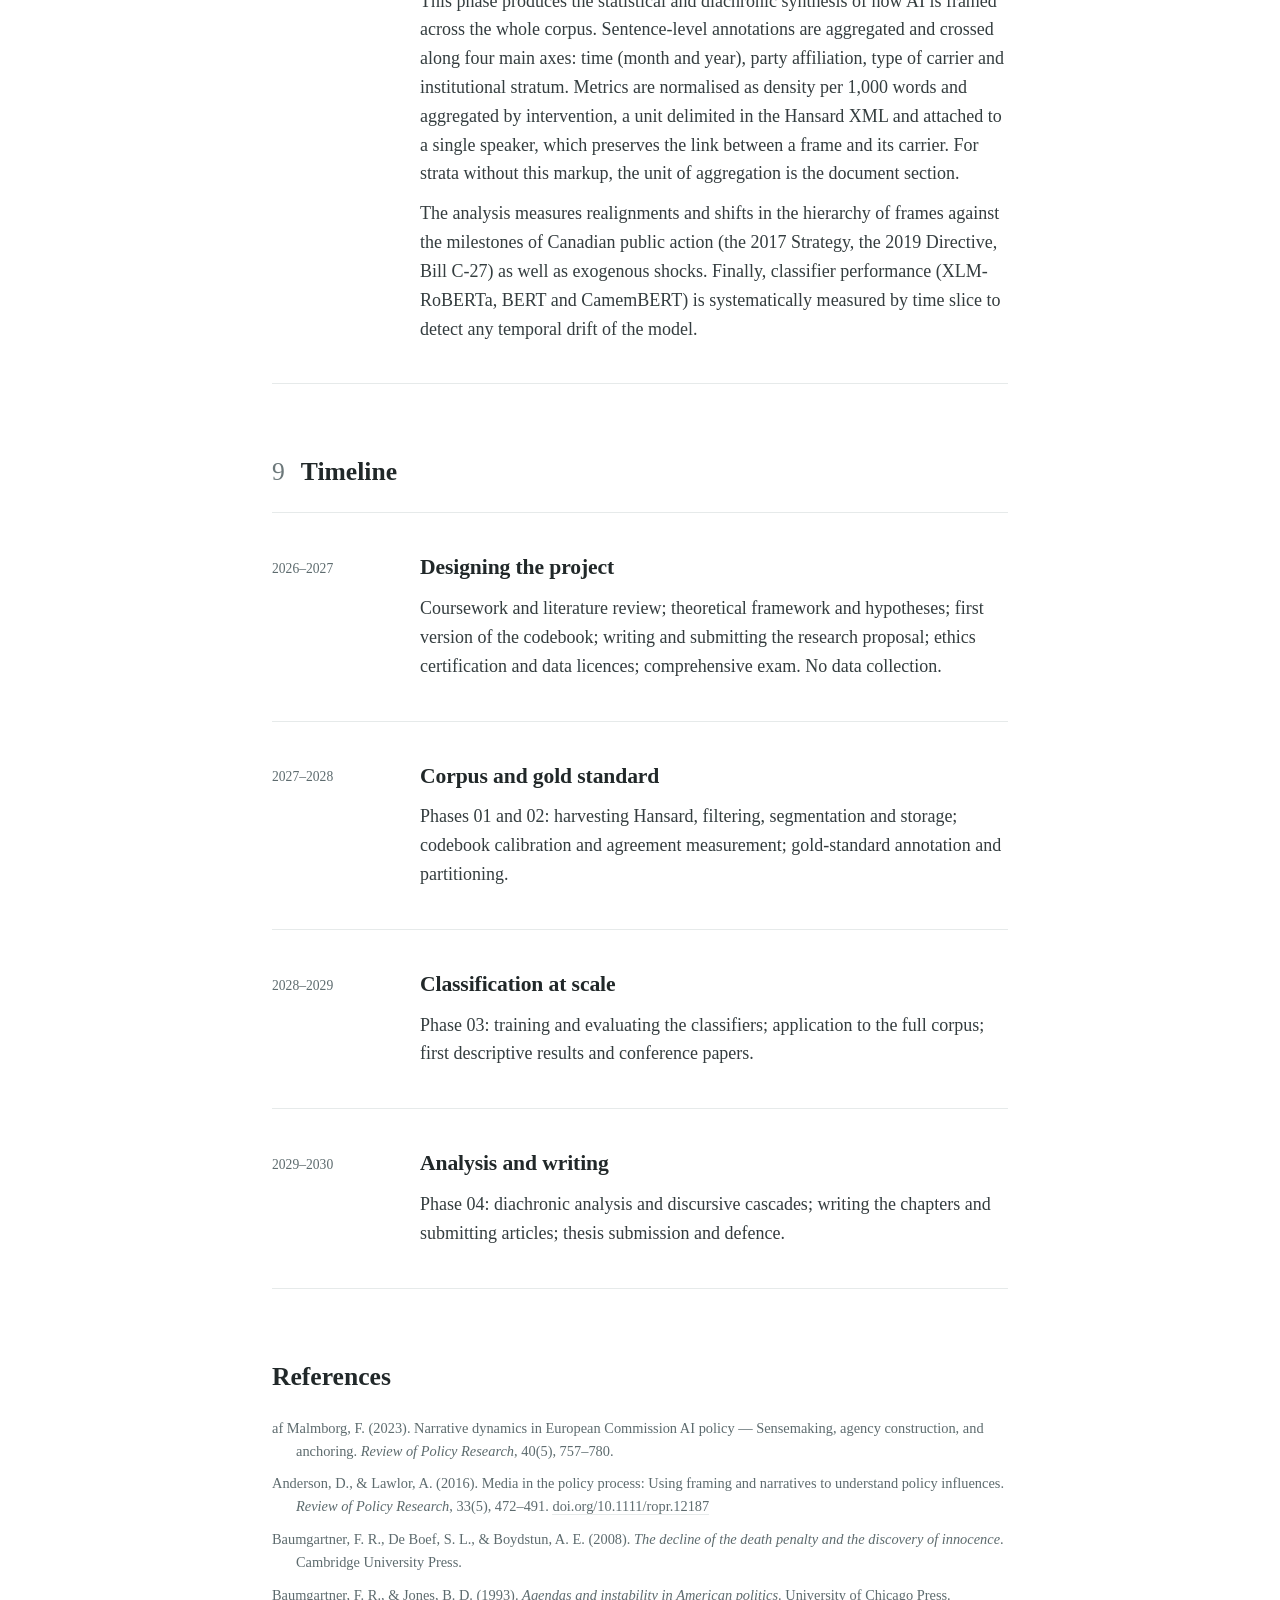
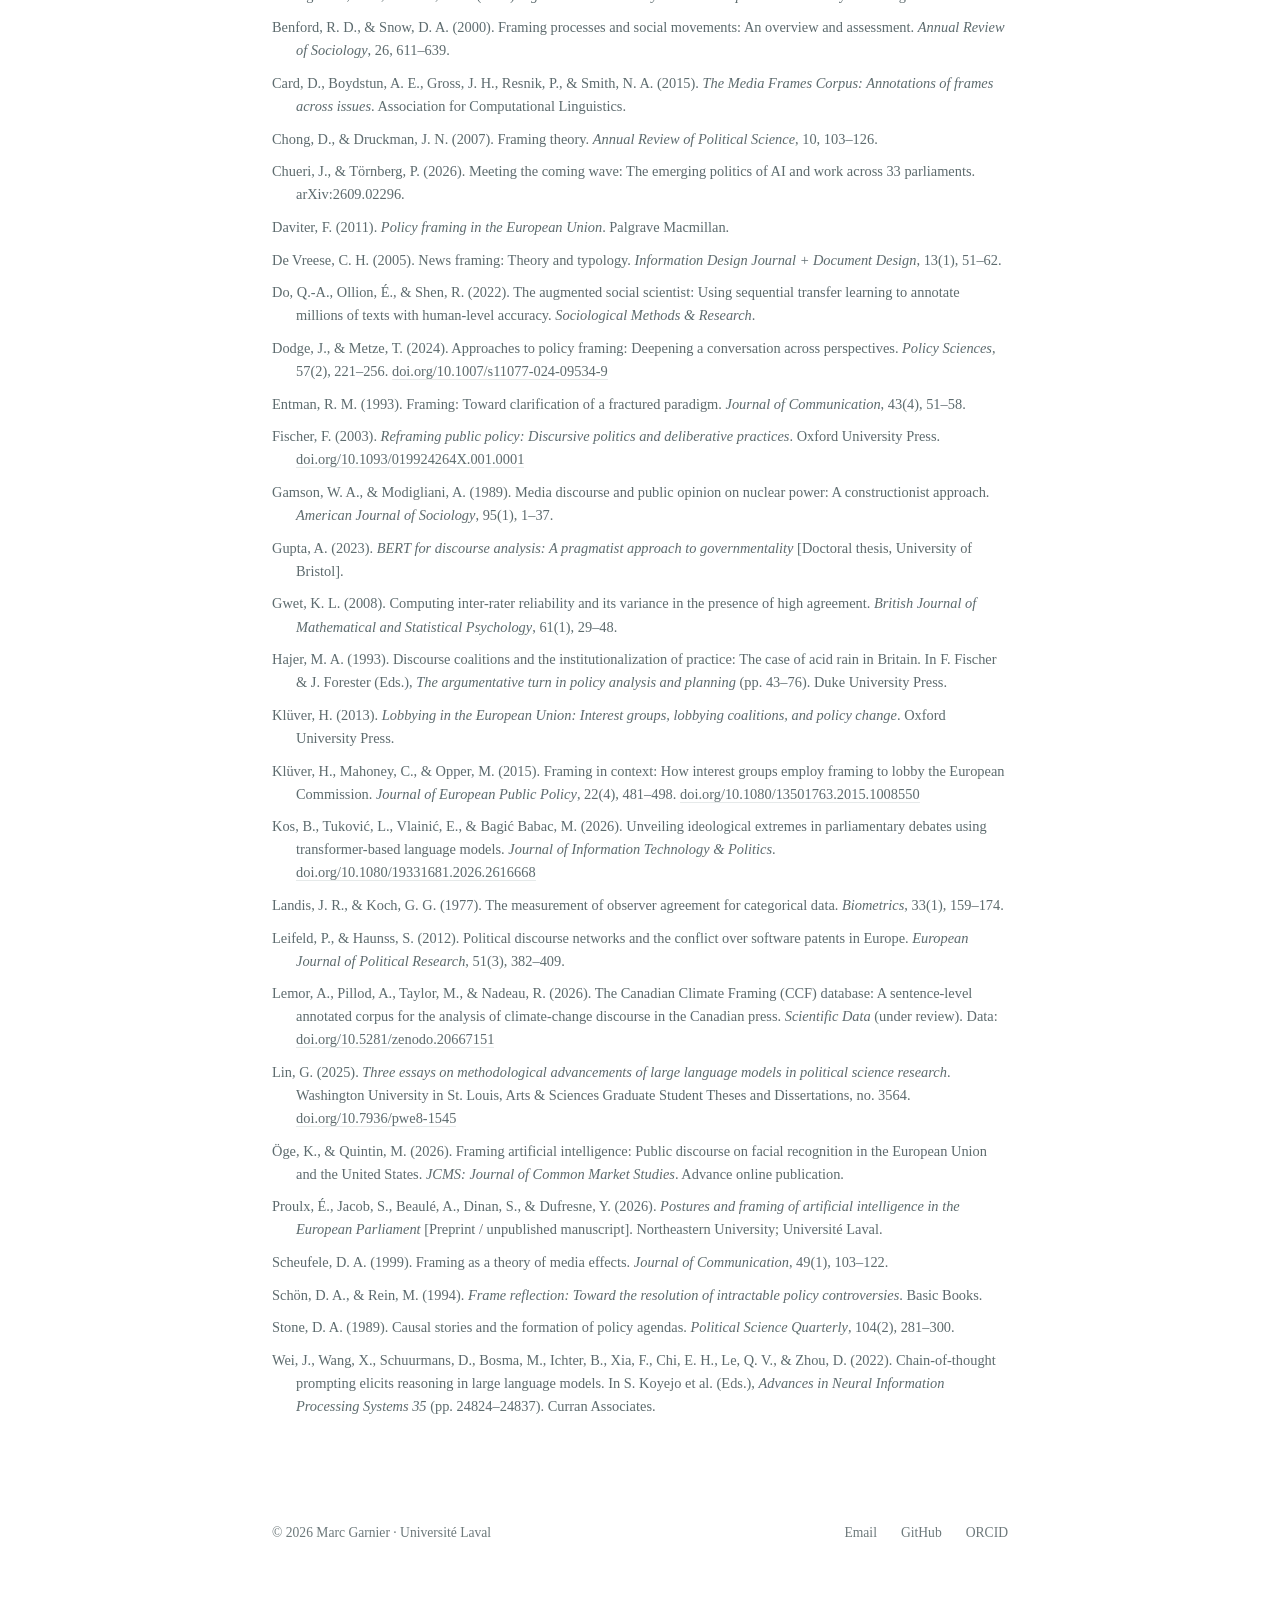
<file: thesis.html>
<!DOCTYPE html>
<html lang="en">
<head>
  <meta charset="UTF-8">
  <meta name="viewport" content="width=device-width, initial-scale=1.0">
  <title>PhD Thesis | Marc Garnier</title>
  <meta name="description" content="The political construction of artificial intelligence in Canadian federal political discourse, 2017–2026: a computational analysis of the federal policy process. Doctoral thesis project by Marc Garnier, Université Laval.">
  <link rel="canonical" href="https://marcgarnier.github.io/thesis.html">
  <meta name="author" content="Marc Garnier">

  <!-- Link previews (Open Graph / Twitter) -->
  <meta property="og:type" content="article">
  <meta property="og:site_name" content="Marc Garnier">
  <meta property="og:title" content="The political construction of artificial intelligence in Canadian federal political discourse">
  <meta property="og:description" content="The political construction of artificial intelligence in Canadian federal political discourse, 2017–2026: a computational analysis of the federal policy process. Doctoral thesis project by Marc Garnier, Université Laval.">
  <meta property="og:url" content="https://marcgarnier.github.io/thesis.html">
  <meta property="og:locale" content="en_CA">
  <meta name="twitter:card" content="summary">
  <link rel="icon" type="image/svg+xml" href="assets/favicon.svg">
  <link rel="stylesheet" href="css/style.css?v=4">
</head>
<body>

  <header class="site-header">
    <nav class="nav" aria-label="Main navigation">
      <a class="brand" href="index.html">Marc Garnier</a>
      <ul class="nav-links">
        <li><a href="index.html">Research</a></li>
        <li><a href="thesis.html" class="active" aria-current="page">PhD Thesis</a></li>
        <li><a href="cv.html">CV</a></li>
      </ul>
    </nav>
  </header>

  <main class="prose">

    <div class="page-head">
      <p class="eyebrow">PhD Thesis project · August 2026</p>
      <h1>The political construction of artificial intelligence in Canadian federal political discourse</h1>
      <p class="subtitle">A computational analysis of the federal policy process</p>
      <p class="byline">
        Marc Garnier · Department of Political Science, Université Laval ·
        Supervised by Thierry Giasson
      </p>

      <ol class="toc">
        <li><a href="#question">Object and research question</a></li>
        <li><a href="#context">Empirical context and time frame</a></li>
        <li><a href="#literature">State of the art</a></li>
        <li><a href="#theory">Theoretical framework</a></li>
        <li><a href="#hypotheses">Hypotheses</a></li>
        <li><a href="#corpus">Corpus</a></li>
        <li><a href="#annotation">Annotation scheme</a></li>
        <li><a href="#method">Methodological design</a></li>
        <li><a href="#timeline">Timeline</a></li>
        <li class="unnumbered"><a href="#references">References</a></li>
      </ol>
    </div>

    <!-- ================= 1. Object and research question ================= -->
    <section id="question">
      <h2 class="section-title"><span class="num">1</span>Object and research question</h2>
      <p>
        Since 2017, artificial intelligence has taken on a growing place in Canadian federal
        public action. This doctoral project studies how the discourse of Canadian
        parliamentarians frames the political stakes of artificial intelligence. Its object is
        therefore the framing process — not AI policy itself, nor the technology that makes it
        possible. One research question follows and sets the scope of the project:
      </p>
      <blockquote class="question">
        How is artificial intelligence framed in Canadian political discourse, by which actors,
        and how do these framings change between 2017 and 2026?
      </blockquote>
      <p>
        Three axes follow from this question. The first concerns the thematic dimensions
        mobilised to talk about AI. The second focuses on the political actors who take up and
        use these different dimensions. The third addresses the shift in the hierarchy of frames
        over the period (2017–2026).
      </p>
      <p>
        In the literature, the frames of an issue can delimit the range of solutions that appear
        possible and legitimate for addressing a problem in an executive or legislative setting
        (af Malmborg, 2023). Presenting AI as an economic opportunity for a country may call for
        investment and for a lighter touch on any regulation. Conversely, presenting it as a risk
        to fundamental rights calls for legal oversight. In a parliamentary arena, these
        discursive trade-offs shape the AI issue and its influence in the public sphere. Their
        translation into law, however, depends on institutional practices already in place
        (Hajer, 1993).
      </p>
    </section>

    <!-- ================= 2. Context ================= -->
    <section id="context">
      <h2 class="section-title"><span class="num">2</span>Empirical context and time frame</h2>
      <p>
        The period I plan to cover begins in 2017 with the Pan-Canadian Artificial Intelligence
        Strategy, led by CIFAR and Innovation, Science and Economic Development Canada. Earlier
        discussions of AI or robotics exist, but the Pan-Canadian Strategy is the Canadian
        state’s first real recognition of one of the major stakes in recent debates on AI:
        sovereignty. For the first time, the federal government treats AI as a fully fledged
        object of public policy, with its own funding, steering and discourse. 2017 is therefore
        the starting point of the corpus and the benchmark against which later developments will
        be measured.
      </p>
      <p>Six milestones structure the period:</p>
      <ul class="entries compact">
        <li class="entry">
          <span class="when">2017</span>
          <div>
            <h3>Pan-Canadian Artificial Intelligence Strategy</h3>
            <p class="meta">CIFAR / Innovation, Science and Economic Development Canada</p>
          </div>
        </li>
        <li class="entry">
          <span class="when">2019</span>
          <div>
            <h3>Directive on Automated Decision-Making</h3>
            <p class="meta">Treasury Board Secretariat</p>
          </div>
        </li>
        <li class="entry">
          <span class="when">2022</span>
          <div>
            <h3>Bill C-27 tabled: Artificial Intelligence and Data Act (AIDA)</h3>
            <p class="meta">Parliament of Canada</p>
          </div>
        </li>
        <li class="entry">
          <span class="when">2024</span>
          <div>
            <h3>Public consultation on the national AI strategy</h3>
            <p class="meta">Government of Canada</p>
          </div>
        </li>
        <li class="entry">
          <span class="when">2025</span>
          <div>
            <h3>AI Strategy for the Federal Public Service</h3>
            <p class="meta">Treasury Board Secretariat</p>
          </div>
        </li>
        <li class="entry">
          <span class="when">2026</span>
          <div>
            <h3>National strategy “AI for All”</h3>
            <p class="meta">Government of Canada</p>
          </div>
        </li>
      </ul>
      <p>
        Beyond official initiatives, I expect to observe exogenous shocks: the mass diffusion of
        generative AI from late 2022 onwards, and the international summits devoted to AI
        governance.
      </p>
    </section>

    <!-- ================= 3. State of the art ================= -->
    <section id="literature">
      <h2 class="section-title"><span class="num">3</span>State of the art</h2>
      <p>
        Several studies show that framing is already studied within the policy process. In the
        context of policy practice, Schön and Rein (1994) define a frame as a diagnostic and
        prescriptive story, and distinguish rhetorical frames (reconstructed from the texts of a
        debate) from action frames (reconstructed from practices). Daviter (2011) offers a
        longitudinal study of biotechnology frames in the European policy process: the
        definition adopted for a policy issue determines which administrations take charge of it
        and which solutions are admissible. From another angle, Klüver, Mahoney and Opper (2015)
        examine interest groups and their framing choices to influence the European policy
        arena; they too argue that framing choices are shaped by the groups themselves and by
        the context in which they operate.
      </p>
      <p>
        On AI and its regulation, Öge and Quintin (2026) follow how multiple actors — public
        institutions, interest groups and civil-society organisations — frame facial recognition
        in the United States and the European Union. Their study shows that frames shift over
        time, conditioning which regulations appear legitimate. Chueri and Törnberg (2026), for
        their part, analyse how political parties in 33 countries address the impact of AI on
        work, across 1.5 million parliamentary speeches from 2023 to 2026. Their method, very
        close to what I envisage for this thesis, combines speech extraction with automated
        content coding by a large language model.
      </p>

      <h3 class="sub">3.1 Measuring framing computationally</h3>
      <p>
        Two bodies of work establish that framing can be measured rather than only interpreted.
        On the American death-penalty debate, Baumgartner, De Boef and Boydstun (2008) show that
        it is entirely possible to quantify the emergence of a new frame and the gradual
        displacement or replacement of earlier ones — the most direct precedent for the
        diachronic reasoning proposed here. Card et al. (2015) provide an annotation instrument
        that cuts across policy issues, whose structure inspires the scheme presented below.
      </p>
      <p>
        Another close methodological precedent is the Canadian Climate Framing project (Lemor et
        al., 2026). It gathers 266,271 articles from twenty Canadian dailies between 1978 and
        2024, segmented into 9.2 million sentence units and annotated along 65 hierarchical
        categories. BERT and CamemBERT classifiers are trained on a sample and validated through
        intercoder agreement (Cohen’s κ, Krippendorff’s α, Gwet’s AC1). The CCF project
        establishes the feasibility of supervised framing analysis on a large bilingual Canadian
        corpus. All of these studies, however, deal with media discourse, not with the discourse
        of politicians in a legislative setting.
      </p>

      <h3 class="sub">3.2 Transformers applied to institutional political discourse</h3>
      <p>
        Three recent studies show that the institutional arena is accessible to these methods,
        without addressing the problem at hand here. Also in a European setting, Kos, Tuković,
        Vlainić and Bagić Babac (2026) apply BERT, RoBERTa and DistilBERT experimentally to
        parliamentary debates from 28 countries to classify ideological orientation (here, left
        versus right), using principal component analysis and attention scores to interpret
        cross-national regularities. This work shows that the approach works on parliamentary
        debates, not only on media corpora. Their task nonetheless remains simpler than mine:
        the classification is binary, and the labels come from distant supervision rather than
        human annotation.
      </p>
      <p>
        In a doctoral thesis, Gupta (2023) applies BERT to 92 million tokens from about 170,000
        British legislative and ministerial documents produced between 2000 and 2020. What
        interests me in this work is its architecture: it shows how an interpretive theoretical
        framework — the Foucauldian theory of language — can be linked to a natural language
        processing tool. The theoretical family I adopt differs, however. Gupta also shows that
        these techniques can be carried out on multimodal institutional corpora.
      </p>
      <p>
        Lin (2025) goes further in the third essay of a doctoral thesis, detailing a procedure
        for identifying frames directly with GPT-4o through chain-of-thought prompting (Wei et
        al., 2022), validated through crowdsourcing. The chain runs in three steps:
        <strong>quote</strong> (the model extracts passages and quotations from the original
        document), <strong>summarise</strong> (it condenses the extracts to bring out the main
        ideas) and <strong>synthesise</strong> (it turns this information into an abstract
        concept in the form of frame labels). This <em>computational frame analysis</em>
        outperformed a classic topic-modelling approach in several rounds of human validation.
      </p>
      <p>
        Should one then train a supervised classifier on a human-annotated sample, or prompt a
        large language model directly? For now, I take the first route, for reasons of
        traceability and reproducibility (Do, Ollion &amp; Shen, 2022). Lin’s framing analysis
        concerns a press corpus; the institutional corpus used in another part of that work, the
        Congressional Record, serves to measure message discipline. Using transformers, Lin
        notably finds that parties in power speak less homogeneously than those that do not have
        to govern.
      </p>
      <p>
        Finally, Proulx et al. (2026) investigate how political frames of AI are constructed
        inside the European Parliament. Using a corpus of 666 plenary-session texts from 2014 to
        2026 and a hybrid method combining topic discovery by a large language model with manual
        annotation, the authors show how AI discourse fits into fairly traditional ideological
        dynamics: right-wing MEPs favour <em>techno-optimistic</em> frames, left-wing MEPs
        <em>techno-pessimistic</em> ones. In line with one of the aims of this thesis, their work
        demonstrates the existence of exogenous shocks within the European institution, notably
        the post-ChatGPT period from 2022.
      </p>
      <p>
        Work of this kind is still in its infancy, and the research community is only beginning
        to organise programmes that combine public policy and artificial intelligence, whether as
        an object or as a method. Among the studies above, none appears to follow a frame across
        the successive levels of a single institutional system, from external consultation to
        the text of the law. Nor does any appear to treat language as a variable. These are the
        two gaps this project addresses.
      </p>
    </section>

    <!-- ================= 4. Theory ================= -->
    <section id="theory">
      <h2 class="section-title"><span class="num">4</span>Theoretical framework</h2>
      <p>
        Each dimension of the annotation scheme presented in section 7 is tied directly to an
        identified theoretical function. I adopt Entman’s (1993) definition: to frame is to
        select some aspects of a perceived reality and make them more salient in a text, so as to
        promote a particular problem definition. Entman breaks the operation into four
        functions: defining a problem, diagnosing its causes, making a moral judgement and
        recommending a remedy.
      </p>
      <p>
        To anchor this model in policy science, this structure is articulated with work on the
        argumentative turn in public policy, which shows that policy formulation is a discursive
        competition rather than a technical calculation (Fischer, 2003); with causal stories,
        which explain how the attribution of causes turns a technological fate into a problem
        for public action (Stone, 1989); with diagnostic and prescriptive frames (Schön &amp;
        Rein, 1994); and with policy framing analysis in the governmental arena, which shows that
        the definition adopted for an issue determines which administrations take charge of the
        file, the regulatory or budgetary trade-offs, and the policy instruments deemed
        legitimate (Daviter, 2011).
      </p>
      <p>
        A frame does not travel alone. Gamson and Modigliani (1989) show that it is carried by
        <em>sponsors</em> who invest resources to impose it in the public arena — an activity
        that Benford and Snow (2000) formalise as framing work. This literature grounds the
        <em>actors</em> dimension of the scheme and makes it possible to treat briefs submitted
        to committees as attempts to impose a frame. I distinguish issue-specific frames from
        generic frames, which transfer from one domain to another (De Vreese, 2005): the eight
        thematic frames are specific to AI, while the four evaluative framings are generic and
        comparable with other issues. I also distinguish frame-building from frame-setting, the
        effect of frames on individual representations (Scheufele, 1999). This thesis belongs to
        the first register only: it is concerned with the institutional production of frames,
        not their reception. Finally, the literature on message discipline, present in Lin
        (2025), makes it possible to theorise the specialisation of carriers: the institutional
        position and role of actors (ministers, backbench MPs, experts) constrain the
        consistency and variation of their framing work.
      </p>
      <p>
        In this arena, framing has a direct legal consequence. The chain running from a brief
        submitted to a committee to a ministerial statement, then to the text of the law, can be
        observed within a single corpus — which grounds hypothesis H3, something a press corpus
        cannot reproduce. Klüver (2013) measured the passage from consultation briefs to European
        Commission proposals, and Leifeld and Haunss (2012) followed coalition frames through the
        European conflict over software patents. Neither, however, covers the full chain up to
        the adopted text. My hypothesis is that frames first emerge among external actors in
        briefs (strata 03 and 05 of the corpus), are debated in committee and in Parliament
        (stratum 01), taken up by ministers (stratum 04) and written into the text of the law
        (stratum 02). Tracking frames across the strata makes it possible to measure the
        diachronic shift in the hierarchy of frames (Baumgartner &amp; Jones, 1993; Baumgartner
        et al., 2008). It also tests Lin’s (2025) hypothesis that initial ideological and
        normative debates gradually give way to more technical discussions centred on practical
        implementation.
      </p>
      <p>
        This literature was built at the interface between the media and public policy, not
        within institutions (Anderson &amp; Lawlor, 2016; Dodge &amp; Metze, 2024). Transposing
        its analytical tools to parliamentary or governmental discourse therefore means changing
        the arena of action, not just the corpus. Such a move is not neutral: the validity of an
        instrument tested on journalistic text does not transfer automatically to institutional
        text, which is governed by distinct norms and rhetorical codes. Three theoretical
        consequences follow.
      </p>
      <ul class="entries compact">
        <li class="entry">
          <span class="when">First</span>
          <div>
            <h3>The carrier of a frame becomes data</h3>
            <p class="desc">
              In Hansard, the speaker is documented by name, party, riding, portfolio, committee
              and date of intervention. The <em>actors</em> dimension thus separates two objects
              that the media literature conflates — the speaker, available as exhaustive
              metadata, and the actors the speaker invokes — and measures the gap between who
              speaks and who is mobilised.
            </p>
          </div>
        </li>
        <li class="entry">
          <span class="when">Second</span>
          <div>
            <h3>The chain from consultation to law is observable</h3>
            <p class="desc">
              The path from external consultation to law can be followed continuously within a
              single archive, which is not the case in a media corpus.
            </p>
          </div>
        </li>
        <li class="entry">
          <span class="when">Third</span>
          <div>
            <h3>Bilingualism becomes analytical</h3>
            <p class="desc">
              Because Hansard is officially bilingual and translated, bilingualism ceases to be a
              sampling obstacle and becomes a theoretical question: is a frame invariant under
              official translation?
            </p>
          </div>
        </li>
      </ul>
    </section>

    <!-- ================= 5. Hypotheses ================= -->
    <section id="hypotheses">
      <h2 class="section-title"><span class="num">5</span>Hypotheses</h2>
      <ul class="entries">
        <li class="entry">
          <span class="when">H1</span>
          <div>
            <h3>Shift in the dominant frame</h3>
            <p class="desc">
              The economic frame, inherited from the industrial-policy logic of the 2017
              Strategy, recedes in favour of regulatory and ethical framings from 2022 onwards,
              with the emergence of large language models. A relative share of the economic
              frame that remained stable over the period would refute the hypothesis.
            </p>
          </div>
        </li>
        <li class="entry">
          <span class="when">H2</span>
          <div>
            <h3>Specialisation of carriers</h3>
            <p class="desc">
              Evaluative framing covaries with the speaker’s institutional position, known from
              Hansard metadata: party affiliation and role as minister, committee member or
              backbench MP.
            </p>
          </div>
        </li>
        <li class="entry">
          <span class="when">H3</span>
          <div>
            <h3>Discursive cascades</h3>
            <p class="desc">
              A framing first appears among external actors, in briefs and advisory reports,
              before being taken up in committee, then by ministers, then written into the
              legislative text, with a measurable time lag.
            </p>
          </div>
        </li>
        <li class="entry">
          <span class="when">H4</span>
          <div>
            <h3>Language as an invariant</h3>
            <p class="desc">
              Because Hansard is officially bilingual and translated, the structure and
              distribution of policy frames do not vary under translation. A large gap between
              the distributions measured on the French and English versions of the same
              intervention would refute the hypothesis.
            </p>
          </div>
        </li>
      </ul>
    </section>

    <!-- ================= 6. Corpus ================= -->
    <section id="corpus">
      <h2 class="section-title"><span class="num">6</span>Corpus</h2>
      <p>
        The corpus is organised into five strata. The first provides the volume needed to train
        the classifiers; the other four provide most of the analytical reach.
      </p>
      <ul class="entries">
        <li class="entry">
          <span class="when">Stratum 01</span>
          <div>
            <h3>Parliamentary debates</h3>
            <p class="desc">
              Hansard: House of Commons, committees (INDU, ETHI, SECU, RNNR), Senate. The main
              stratum, with an estimated 50,000 to 200,000 passages.
            </p>
            <p class="source">Sources: ourcommons.ca, parl.ca (XML)</p>
          </div>
        </li>
        <li class="entry">
          <span class="when">Stratum 02</span>
          <div>
            <h3>Strategic documents</h3>
            <p class="desc">
              The 2017 Strategy, the Directive on Automated Decision-Making, AIDA (C-27), the 2026
              strategy. The founding texts.
            </p>
            <p class="source">Sources: canada.ca, ised-isde.canada.ca</p>
          </div>
        </li>
        <li class="entry">
          <span class="when">Stratum 03</span>
          <div>
            <h3>Consultations and briefs</h3>
            <p class="desc">
              Consultations on AIDA and on the national strategy, briefs submitted to committees.
              Reveals who seeks to weigh in from outside.
            </p>
            <p class="source">Sources: consultations, canada.ca</p>
          </div>
        </li>
        <li class="entry">
          <span class="when">Stratum 04</span>
          <div>
            <h3>Speeches and addresses</h3>
            <p class="desc">
              Speeches from the Throne, federal budgets, ministerial addresses (ISED, Treasury
              Board Secretariat, Public Safety). Measures priority at the top of the state.
            </p>
            <p class="source">Sources: canada.ca, archives</p>
          </div>
        </li>
        <li class="entry">
          <span class="when">Stratum 05</span>
          <div>
            <h3>Advisory reports</h3>
            <p class="desc">
              Advisory Council on Artificial Intelligence, Office of the Privacy Commissioner,
              Senate committees.
            </p>
            <p class="source">Source: lop.parl.ca</p>
          </div>
        </li>
      </ul>
      <p>
        The volumes indicated are estimates still to be confirmed. The passages actually related
        to AI will first need to be filtered; the criteria for this filter, and the bias of the
        lexical query chosen, will be the subject of a documented decision.
      </p>
    </section>

    <!-- ================= 7. Annotation scheme ================= -->
    <section id="annotation">
      <h2 class="section-title"><span class="num">7</span>Annotation scheme</h2>
      <p>
        Annotation is multi-label and operates at the sentence level. Its five dimensions are
        tied to theory as follows.
      </p>
      <ul class="entries">
        <li class="entry">
          <span class="when">8 categories</span>
          <div>
            <h3>Thematic frames</h3>
            <p class="desc">
              Economic · Security · Ethics and rights · Scientific-technical · Regulation ·
              Sovereignty · Labour · Health
            </p>
            <p class="source">
              Entman’s (1993) first function: problem definition. Issue-specific frames (De
              Vreese, 2005). Structure adapted from the Media Frames Corpus (Card et al., 2015)
              and the CCF scheme (Lemor et al., 2026).
            </p>
          </div>
        </li>
        <li class="entry">
          <span class="when">4 categories</span>
          <div>
            <h3>Evaluative framings</h3>
            <p class="desc">Opportunity · Risk · Urgency · Neutrality</p>
            <p class="source">
              Entman’s (1993) third function: moral judgement. Generic frames (De Vreese, 2005).
            </p>
          </div>
        </li>
        <li class="entry">
          <span class="when">6 categories</span>
          <div>
            <h3>Actors and messengers</h3>
            <p class="desc">
              Researchers · Civil servants · Businesses · Civil society · International
              organisations · Political parties
            </p>
            <p class="source">
              Framing sponsors (Gamson &amp; Modigliani, 1989); framing work (Benford &amp; Snow,
              2000).
            </p>
          </div>
        </li>
        <li class="entry">
          <span class="when">4 categories</span>
          <div>
            <h3>Causal attribution</h3>
            <p class="desc">Fate · Technical cause · Negligence · Intentional cause</p>
            <p class="source">
              Entman’s (1993) second function: causal attribution. Causal stories (Stone, 1989,
              p. 285) and focusing events.
            </p>
          </div>
        </li>
        <li class="entry">
          <span class="when">4 categories</span>
          <div>
            <h3>Policy action</h3>
            <p class="desc">Regulate · Invest · Coordinate internationally · Abstain</p>
            <p class="source">
              Entman’s (1993) fourth function: recommending a remedy. Prescriptive frames (Schön
              &amp; Rein, 1994) and the legitimation of instruments in the governmental arena
              (Daviter, 2011).
            </p>
          </div>
        </li>
      </ul>
      <p>
        The eight thematic frames are specific to the AI issue, and their structure draws on the
        general meta-frames of Card et al. (2015). The six actor categories capture the framing
        sponsors and the epistemic authorities invoked in discourse (Gamson &amp; Modigliani,
        1989; Benford &amp; Snow, 2000). The four evaluative framings operationalise moral
        valence and the intensity of a statement as generic frames (De Vreese, 2005). Causal
        attribution is adapted from Stone (1989, p. 285).
      </p>
      <h3 class="sub">A theme is not a frame</h3>
      <p>
        One objection should be anticipated. Identifying that a sentence talks about the economy
        is thematic analysis, not framing analysis. The multi-label structure answers this
        objection: the frame lies not in the thematic dimension alone, but in the pairing of a
        thematic dimension with an evaluative framing, attributed to a carrier. “Economic +
        opportunity” and “economic + risk” share a theme and form two opposing frames.
        Co-occurrence makes the frame.
      </p>
      <p>
        The question of causal attribution also arises in this context. I expect the four
        positions Stone distinguishes to be salient in Canadian discourse on AI. Asserting that a
        technological revolution is under way, blaming discrimination on training data, or
        accusing a foreign actor of manipulating an election: these statements often share the
        same theme and the same evaluative framing, yet they designate different culprits and
        call for incompatible remedies. It is in this passage from an authorless attribution to
        one that names someone responsible that a technological development becomes a problem
        for public action (Stone, 1989).
      </p>
    </section>

    <!-- ================= 8. Method ================= -->
    <section id="method">
      <h2 class="section-title"><span class="num">8</span>Methodological design</h2>
      <p>
        The design has four phases. The first three build an infrastructure; the fourth produces
        the political science results.
      </p>
      <ul class="entries">
        <li class="entry">
          <span class="when">Phase 01</span>
          <div>
            <h3>Corpus construction</h3>
            <p class="desc">
              Collecting the sources, filtering passages related to AI, sentence segmentation
              with spaCy, and structured storage in PostgreSQL with speaker and context metadata.
              This phase fixes the unit of analysis, a decision that cannot be revisited later.
            </p>
          </div>
        </li>
        <li class="entry">
          <span class="when">Phase 02</span>
          <div>
            <h3>Building the gold standard</h3>
            <p class="desc">
              This phase produces the examples without which no supervised learning is possible.
              It is the only point in the chain where human judgement enters, and everything that
              follows extrapolates from it. It unfolds in four steps. I first write the codebook:
              a definition of each category, positive examples, negative examples and borderline
              cases. Two people then independently code a subsample of 100 to 200 passages,
              stratified to over-represent rare labels. This coding is blind and done without
              automatic pre-labelling; otherwise both passes would anchor on the same suggestion
              and agreement would be inflated.
            </p>
            <p class="desc">
              Agreement is measured with Cohen’s κ and Gwet’s AC1, for each dimension and for
              each label taken as present or absent. Using two coefficients addresses a specific
              problem: Cohen’s κ collapses toward zero when a category is rare, even when raw
              agreement remains high. Gwet’s AC1 (2008) corrects this artefact by adjusting for
              prevalence. With multi-label tags, several of which will be infrequent, the
              structure of the data requires this pairing.
            </p>
            <p class="desc">
              A low score almost always signals a poorly defined category rather than failing
              coders. Repeated disagreement on “ethics and rights” indicates that its boundary
              with “regulation” has not been drawn. I then rewrite the faulty definition, date
              and version the revision, and run the test again on a fresh batch, since the same
              passages would measure the coders’ memory as much as the clarity of the
              definitions. The acceptability threshold, and the rule for a label that keeps
              failing, are set before the first test (Landis &amp; Koch, 1977).
            </p>
            <p class="desc">
              Once agreement is judged satisfactory, I annotate the rest of the gold standard and
              split it into a training portion and a held-out portion. Annotation and supervised
              classification both take place at the sentence level, to capture precisely the
              multi-label co-occurrences between thematic dimensions and to guarantee the
              traceability of discursive cascades across the strata of the corpus.
            </p>
          </div>
        </li>
        <li class="entry">
          <span class="when">Phase 03</span>
          <div>
            <h3>Supervised classification</h3>
            <p class="desc">
              BERT for English and CamemBERT for French, or XLM-RoBERTa for both combined, are
              fine-tuned on the training portion, then evaluated on the held-out portion the
              model has never seen. This evaluation sets the level of confidence given to each
              label: a category whose F1 remains low cannot support any conclusion. F1 will be
              reported per label and as a macro average, since a micro average hides the failure
              of rare classes behind the success of frequent ones.
            </p>
            <p class="desc">
              The models are then applied to the whole corpus. This phase adds no knowledge; it
              only extends, at scale, a human judgement learned from about a thousand examples.
              I will compare several architectures, as the results of Kos et al. (2026) suggest
              that some offer a better trade-off between cost and accuracy. Since those results
              concern an English-language corpus, their transfer to French will have to be
              checked rather than assumed.
            </p>
          </div>
        </li>
        <li class="entry">
          <span class="when">Phase 04</span>
          <div>
            <h3>Diachronic analysis</h3>
            <p class="desc">
              This phase produces the statistical and diachronic synthesis of how AI is framed
              across the whole corpus. Sentence-level annotations are aggregated and crossed
              along four main axes: time (month and year), party affiliation, type of carrier and
              institutional stratum. Metrics are normalised as density per 1,000 words and
              aggregated by intervention, a unit delimited in the Hansard XML and attached to a
              single speaker, which preserves the link between a frame and its carrier. For
              strata without this markup, the unit of aggregation is the document section.
            </p>
            <p class="desc">
              The analysis measures realignments and shifts in the hierarchy of frames against
              the milestones of Canadian public action (the 2017 Strategy, the 2019 Directive,
              Bill C-27) as well as exogenous shocks. Finally, classifier performance
              (XLM-RoBERTa, BERT and CamemBERT) is systematically measured by time slice to
              detect any temporal drift of the model.
            </p>
          </div>
        </li>
      </ul>
    </section>

    <!-- ================= 9. Timeline ================= -->
    <section id="timeline">
      <h2 class="section-title"><span class="num">9</span>Timeline</h2>
      <ul class="entries">
        <li class="entry">
          <span class="when">2026–2027</span>
          <div>
            <h3>Designing the project</h3>
            <p class="desc">
              Coursework and literature review; theoretical framework and hypotheses; first
              version of the codebook; writing and submitting the research proposal; ethics
              certification and data licences; comprehensive exam. No data collection.
            </p>
          </div>
        </li>
        <li class="entry">
          <span class="when">2027–2028</span>
          <div>
            <h3>Corpus and gold standard</h3>
            <p class="desc">
              Phases 01 and 02: harvesting Hansard, filtering, segmentation and storage; codebook
              calibration and agreement measurement; gold-standard annotation and partitioning.
            </p>
          </div>
        </li>
        <li class="entry">
          <span class="when">2028–2029</span>
          <div>
            <h3>Classification at scale</h3>
            <p class="desc">
              Phase 03: training and evaluating the classifiers; application to the full corpus;
              first descriptive results and conference papers.
            </p>
          </div>
        </li>
        <li class="entry">
          <span class="when">2029–2030</span>
          <div>
            <h3>Analysis and writing</h3>
            <p class="desc">
              Phase 04: diachronic analysis and discursive cascades; writing the chapters and
              submitting articles; thesis submission and defence.
            </p>
          </div>
        </li>
      </ul>
    </section>

    <!-- ================= References ================= -->
    <section id="references">
      <h2 class="section-title">References</h2>
      <ul class="refs">
        <li>af Malmborg, F. (2023). Narrative dynamics in European Commission AI policy — Sensemaking, agency construction, and anchoring. <em>Review of Policy Research</em>, 40(5), 757–780.</li>
        <li>Anderson, D., &amp; Lawlor, A. (2016). Media in the policy process: Using framing and narratives to understand policy influences. <em>Review of Policy Research</em>, 33(5), 472–491. <a href="https://doi.org/10.1111/ropr.12187" target="_blank" rel="noopener">doi.org/10.1111/ropr.12187</a></li>
        <li>Baumgartner, F. R., De Boef, S. L., &amp; Boydstun, A. E. (2008). <em>The decline of the death penalty and the discovery of innocence</em>. Cambridge University Press.</li>
        <li>Baumgartner, F. R., &amp; Jones, B. D. (1993). <em>Agendas and instability in American politics</em>. University of Chicago Press.</li>
        <li>Benford, R. D., &amp; Snow, D. A. (2000). Framing processes and social movements: An overview and assessment. <em>Annual Review of Sociology</em>, 26, 611–639.</li>
        <li>Card, D., Boydstun, A. E., Gross, J. H., Resnik, P., &amp; Smith, N. A. (2015). <em>The Media Frames Corpus: Annotations of frames across issues</em>. Association for Computational Linguistics.</li>
        <li>Chong, D., &amp; Druckman, J. N. (2007). Framing theory. <em>Annual Review of Political Science</em>, 10, 103–126.</li>
        <li>Chueri, J., &amp; Törnberg, P. (2026). Meeting the coming wave: The emerging politics of AI and work across 33 parliaments. arXiv:2609.02296.</li>
        <li>Daviter, F. (2011). <em>Policy framing in the European Union</em>. Palgrave Macmillan.</li>
        <li>De Vreese, C. H. (2005). News framing: Theory and typology. <em>Information Design Journal + Document Design</em>, 13(1), 51–62.</li>
        <li>Do, Q.-A., Ollion, É., &amp; Shen, R. (2022). The augmented social scientist: Using sequential transfer learning to annotate millions of texts with human-level accuracy. <em>Sociological Methods &amp; Research</em>.</li>
        <li>Dodge, J., &amp; Metze, T. (2024). Approaches to policy framing: Deepening a conversation across perspectives. <em>Policy Sciences</em>, 57(2), 221–256. <a href="https://doi.org/10.1007/s11077-024-09534-9" target="_blank" rel="noopener">doi.org/10.1007/s11077-024-09534-9</a></li>
        <li>Entman, R. M. (1993). Framing: Toward clarification of a fractured paradigm. <em>Journal of Communication</em>, 43(4), 51–58.</li>
        <li>Fischer, F. (2003). <em>Reframing public policy: Discursive politics and deliberative practices</em>. Oxford University Press. <a href="https://doi.org/10.1093/019924264X.001.0001" target="_blank" rel="noopener">doi.org/10.1093/019924264X.001.0001</a></li>
        <li>Gamson, W. A., &amp; Modigliani, A. (1989). Media discourse and public opinion on nuclear power: A constructionist approach. <em>American Journal of Sociology</em>, 95(1), 1–37.</li>
        <li>Gupta, A. (2023). <em>BERT for discourse analysis: A pragmatist approach to governmentality</em> [Doctoral thesis, University of Bristol].</li>
        <li>Gwet, K. L. (2008). Computing inter-rater reliability and its variance in the presence of high agreement. <em>British Journal of Mathematical and Statistical Psychology</em>, 61(1), 29–48.</li>
        <li>Hajer, M. A. (1993). Discourse coalitions and the institutionalization of practice: The case of acid rain in Britain. In F. Fischer &amp; J. Forester (Eds.), <em>The argumentative turn in policy analysis and planning</em> (pp. 43–76). Duke University Press.</li>
        <li>Klüver, H. (2013). <em>Lobbying in the European Union: Interest groups, lobbying coalitions, and policy change</em>. Oxford University Press.</li>
        <li>Klüver, H., Mahoney, C., &amp; Opper, M. (2015). Framing in context: How interest groups employ framing to lobby the European Commission. <em>Journal of European Public Policy</em>, 22(4), 481–498. <a href="https://doi.org/10.1080/13501763.2015.1008550" target="_blank" rel="noopener">doi.org/10.1080/13501763.2015.1008550</a></li>
        <li>Kos, B., Tuković, L., Vlainić, E., &amp; Bagić Babac, M. (2026). Unveiling ideological extremes in parliamentary debates using transformer-based language models. <em>Journal of Information Technology &amp; Politics</em>. <a href="https://doi.org/10.1080/19331681.2026.2616668" target="_blank" rel="noopener">doi.org/10.1080/19331681.2026.2616668</a></li>
        <li>Landis, J. R., &amp; Koch, G. G. (1977). The measurement of observer agreement for categorical data. <em>Biometrics</em>, 33(1), 159–174.</li>
        <li>Leifeld, P., &amp; Haunss, S. (2012). Political discourse networks and the conflict over software patents in Europe. <em>European Journal of Political Research</em>, 51(3), 382–409.</li>
        <li>Lemor, A., Pillod, A., Taylor, M., &amp; Nadeau, R. (2026). The Canadian Climate Framing (CCF) database: A sentence-level annotated corpus for the analysis of climate-change discourse in the Canadian press. <em>Scientific Data</em> (under review). Data: <a href="https://doi.org/10.5281/zenodo.20667151" target="_blank" rel="noopener">doi.org/10.5281/zenodo.20667151</a></li>
        <li>Lin, G. (2025). <em>Three essays on methodological advancements of large language models in political science research</em>. Washington University in St. Louis, Arts &amp; Sciences Graduate Student Theses and Dissertations, no. 3564. <a href="https://doi.org/10.7936/pwe8-1545" target="_blank" rel="noopener">doi.org/10.7936/pwe8-1545</a></li>
        <li>Öge, K., &amp; Quintin, M. (2026). Framing artificial intelligence: Public discourse on facial recognition in the European Union and the United States. <em>JCMS: Journal of Common Market Studies</em>. Advance online publication.</li>
        <li>Proulx, É., Jacob, S., Beaulé, A., Dinan, S., &amp; Dufresne, Y. (2026). <em>Postures and framing of artificial intelligence in the European Parliament</em> [Preprint / unpublished manuscript]. Northeastern University; Université Laval.</li>
        <li>Scheufele, D. A. (1999). Framing as a theory of media effects. <em>Journal of Communication</em>, 49(1), 103–122.</li>
        <li>Schön, D. A., &amp; Rein, M. (1994). <em>Frame reflection: Toward the resolution of intractable policy controversies</em>. Basic Books.</li>
        <li>Stone, D. A. (1989). Causal stories and the formation of policy agendas. <em>Political Science Quarterly</em>, 104(2), 281–300.</li>
        <li>Wei, J., Wang, X., Schuurmans, D., Bosma, M., Ichter, B., Xia, F., Chi, E. H., Le, Q. V., &amp; Zhou, D. (2022). Chain-of-thought prompting elicits reasoning in large language models. In S. Koyejo et al. (Eds.), <em>Advances in Neural Information Processing Systems 35</em> (pp. 24824–24837). Curran Associates.</li>
      </ul>
    </section>

  </main>

  <footer class="site-footer">
    <p>© <span data-year>2026</span> Marc Garnier · Université Laval</p>
    <ul>
      <li><a href="mailto:garniermarc.pro@gmail.com">Email</a></li>
      <li><a href="https://github.com/marcgarnier" target="_blank" rel="noopener">GitHub</a></li>
      <li><a href="https://orcid.org/0009-0008-8452-5563" target="_blank" rel="noopener">ORCID</a></li>
    </ul>
  </footer>

  <script src="js/main.js"></script>
</body>
</html>
</file>
<file: css/style.css>
/* ==========================================================================
   Marc Garnier — personal academic site
   Minimal light layout: white page, Times New Roman throughout, hairline dividers,
   entries laid out as "date on the left, text on the right".
   ========================================================================== */

:root {
  --bg: #ffffff;
  --text: #212829;
  --text-muted: #5d6b6e;
  --text-faint: #6c787a;
  --text-body: #343d3f;
  --rule: #e6eaea;

  --serif: "Times New Roman", Times, "Liberation Serif", Tinos, "Nimbus Roman", serif;

  --page: 1040px;   /* header width */
  --column: 800px;  /* content width */
  --aside: 148px;   /* date column */
}

* { margin: 0; padding: 0; box-sizing: border-box; }

html { -webkit-text-size-adjust: 100%; }

body {
  background: var(--bg);
  color: var(--text);
  font-family: var(--serif);
  font-size: 18px;
  line-height: 1.6;
  -webkit-font-smoothing: antialiased;
}

a { color: inherit; text-decoration: none; }

/* --------------------------------------------------------------------------
   Header
   -------------------------------------------------------------------------- */

.site-header { border-bottom: 1px solid var(--rule); }

.nav {
  max-width: var(--page);
  margin: 0 auto;
  padding: 0 2rem;
  height: 64px;
  display: flex;
  align-items: center;
  justify-content: space-between;
}

.brand {
  font-family: var(--serif);
  font-size: 1rem;
  letter-spacing: 0.24em;
  text-transform: uppercase;
}

.nav-links { list-style: none; display: flex; gap: 1.75rem; }

.nav-links a {
  font-family: var(--serif);
  font-size: 0.9rem;
  color: var(--text-muted);
  padding-bottom: 4px;
  border-bottom: 1px solid transparent;
  transition: color 0.15s ease;
}

.nav-links a:hover { color: var(--text); }
.nav-links a.active { color: var(--text); border-bottom-color: currentColor; }

/* --------------------------------------------------------------------------
   Page
   -------------------------------------------------------------------------- */

main {
  max-width: var(--column);
  margin: 0 auto;
  padding: 5rem 2rem 4rem;
}

.page-head { padding-bottom: 2.5rem; border-bottom: 1px solid var(--rule); }

h1 {
  font-size: 2.2rem;
  font-weight: 700;
  letter-spacing: -0.02em;
  line-height: 1.1;
}

.intro {
  margin-top: 1.25rem;
  max-width: 40rem;
  color: var(--text-muted);
  font-size: 1rem;
  line-height: 1.75;
}

.intro + .intro { margin-top: 0.9rem; }

h2.section-label {
  margin-top: 4rem;
  font-size: 0.8rem;
  font-weight: 600;
  letter-spacing: 0.08em;
  text-transform: uppercase;
  color: var(--text-faint);
}

/* --------------------------------------------------------------------------
   Entries: date on the left, content on the right
   -------------------------------------------------------------------------- */

.entries { list-style: none; }

.entry {
  display: grid;
  grid-template-columns: var(--aside) 1fr;
  column-gap: 0;
  padding: 2.5rem 0;
  border-bottom: 1px solid var(--rule);
}

.entries.compact .entry { padding: 1.5rem 0; }

.entry .when {
  font-size: 0.85rem;
  color: var(--text-muted);
  padding-top: 0.3rem;
}

.entry h3 {
  font-size: 1.35rem;
  font-weight: 700;
  line-height: 1.3;
  letter-spacing: -0.005em;
}

.entries.compact .entry h3 { font-size: 1.05rem; }

.entry .meta {
  margin-top: 0.35rem;
  font-size: 0.85rem;
  color: var(--text-muted);
}

.entry p.desc {
  margin-top: 0.8rem;
  color: var(--text-body);
}

.entry p.desc + p.desc { margin-top: 0.7rem; }

.entry .source {
  margin-top: 0.6rem;
  font-size: 0.85rem;
  color: var(--text-faint);
}

.links { display: flex; flex-wrap: wrap; gap: 1.75rem; margin-top: 1.25rem; }

.links a {
  font-size: 0.85rem;
  font-weight: 600;
  padding-bottom: 3px;
  border-bottom: 1px solid var(--rule);
  transition: border-color 0.15s ease;
}

.links a:hover { border-bottom-color: var(--text); }

/* --------------------------------------------------------------------------
   Long-form page (thesis)
   -------------------------------------------------------------------------- */

.eyebrow {
  margin-bottom: 1rem;
  font-size: 0.8rem;
  letter-spacing: 0.08em;
  text-transform: uppercase;
  color: var(--text-faint);
}

.subtitle {
  margin-top: 0.8rem;
  font-size: 1.25rem;
  font-style: italic;
  color: var(--text-muted);
}

.byline { margin-top: 1rem; font-size: 0.9rem; color: var(--text-muted); }

.toc {
  margin-top: 2rem;
  padding-left: 1.4rem;
  columns: 2;
  column-gap: 2.5rem;
  font-size: 0.95rem;
  color: var(--text-faint);
}

.toc li { break-inside: avoid; padding: 0.15rem 0; }
.toc li.unnumbered { list-style: none; }
.toc a { color: var(--text-muted); }
.toc a:hover { color: var(--text); text-decoration: underline; }

.prose section { scroll-margin-top: 1.5rem; }

.prose h2.section-title {
  margin-top: 4.5rem;
  font-size: 1.6rem;
  font-weight: 700;
  line-height: 1.25;
}

.prose h2.section-title .num {
  display: inline-block;
  min-width: 1.8rem;
  color: var(--text-faint);
  font-weight: 400;
}

.prose h3.sub { margin-top: 2.25rem; font-size: 1.2rem; font-weight: 700; }

.prose section > p { margin-top: 1rem; color: var(--text-body); }

.prose section > .entries { margin-top: 1.5rem; border-top: 1px solid var(--rule); }
.prose section > .entries + p { margin-top: 1.5rem; }

blockquote.question {
  margin: 1.75rem 0;
  padding-left: 1.25rem;
  border-left: 2px solid var(--text);
  font-size: 1.3rem;
  font-style: italic;
  line-height: 1.45;
}

.refs { list-style: none; margin-top: 1.5rem; font-size: 0.9rem; color: var(--text-muted); }
.refs li { padding-left: 1.5rem; text-indent: -1.5rem; margin-top: 0.6rem; }
.refs a { border-bottom: 1px solid var(--rule); overflow-wrap: anywhere; }
.refs a:hover { border-bottom-color: var(--text); }

/* outlined button (CV PDF download) */
.button {
  display: inline-flex;
  align-items: center;
  gap: 0.6rem;
  margin-top: 1.75rem;
  padding: 0.7rem 1.3rem;
  border: 1px solid var(--text);
  font-size: 0.75rem;
  letter-spacing: 0.1em;
  text-transform: uppercase;
  line-height: 1;
  transition: background 0.15s ease, color 0.15s ease;
}

.button svg {
  width: 0.95rem;
  height: 0.95rem;
  fill: none;
  stroke: currentColor;
  stroke-width: 1.4;
  stroke-linecap: round;
  stroke-linejoin: round;
}

.button:hover { background: var(--text); color: var(--bg); }

/* plain list of skills / tools */
.plain {
  margin-top: 1.5rem;
  color: var(--text-muted);
}

/* --------------------------------------------------------------------------
   Footer
   -------------------------------------------------------------------------- */

.site-footer {
  max-width: var(--column);
  margin: 0 auto;
  padding: 2.5rem 2rem 4rem;
  display: flex;
  flex-wrap: wrap;
  justify-content: space-between;
  gap: 1rem;
  font-size: 0.85rem;
  color: var(--text-faint);
}

.site-footer ul { list-style: none; display: flex; gap: 1.5rem; }
.site-footer a:hover { color: var(--text); }

/* --------------------------------------------------------------------------
   Small screens
   -------------------------------------------------------------------------- */

@media (max-width: 640px) {
  .nav { padding: 0 1rem; }
  .nav-links { gap: 1.1rem; }
  .brand { letter-spacing: 0.16em; font-size: 0.9rem; }
  main { padding: 3rem 1rem 3rem; }
  h1 { font-size: 1.8rem; }
  .toc { columns: 1; }
  .entry { grid-template-columns: 1fr; }
  .entry .when { padding-top: 0; margin-bottom: 0.4rem; }
  .entry h3 { font-size: 1.2rem; }
  .site-footer { padding: 2rem 1rem 3rem; }
}
</file>
